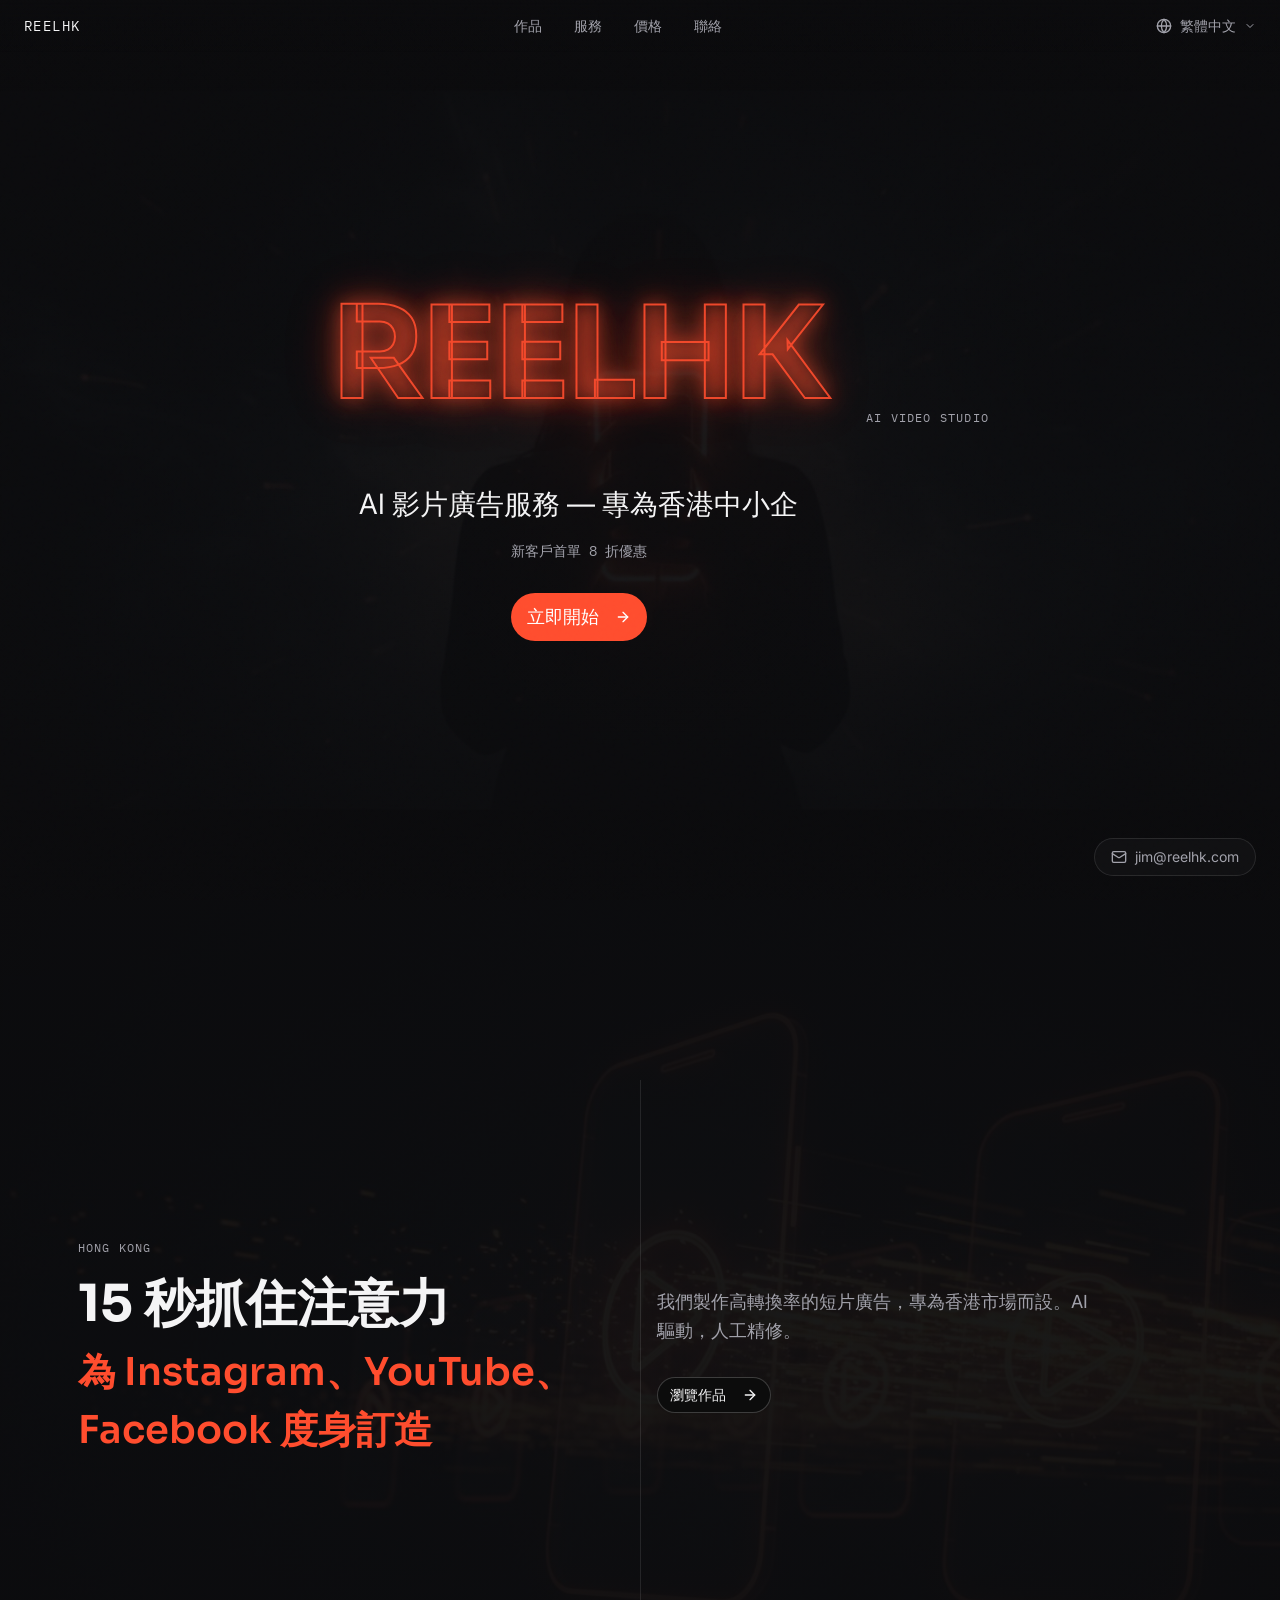
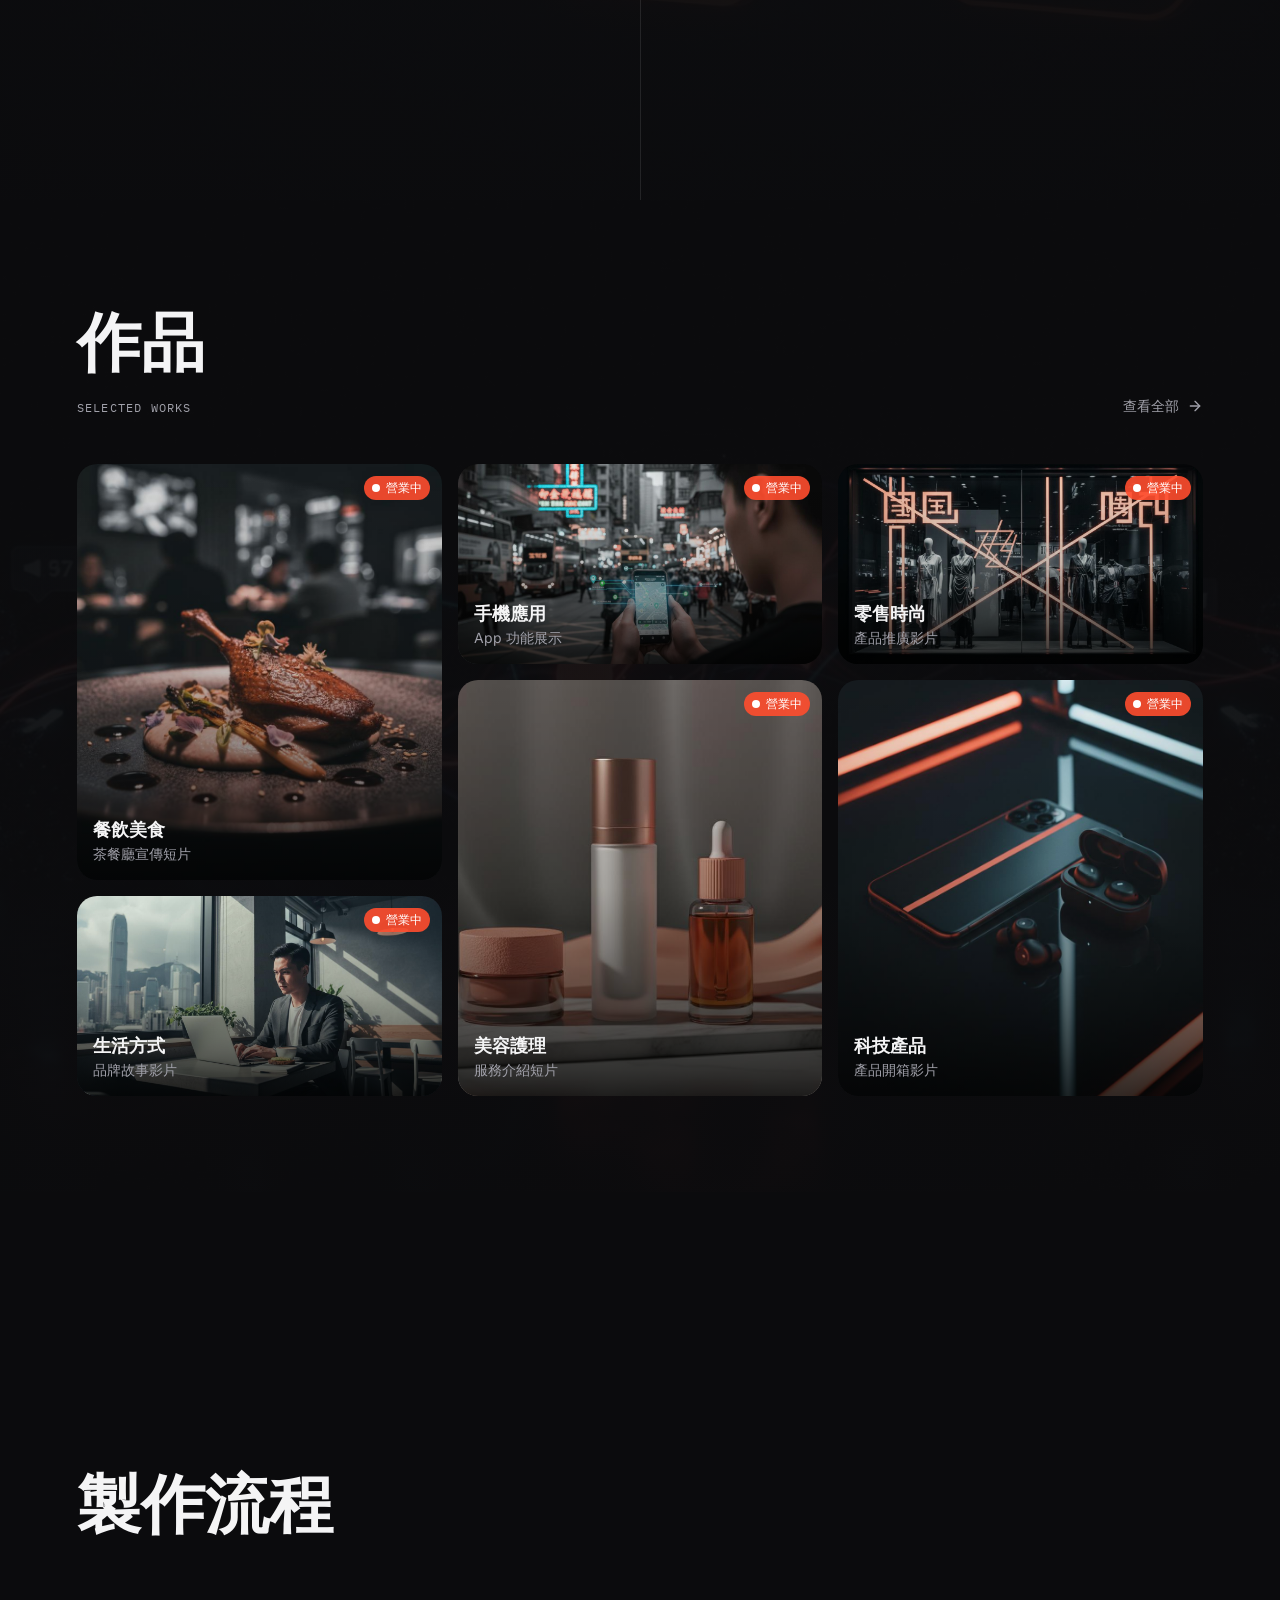
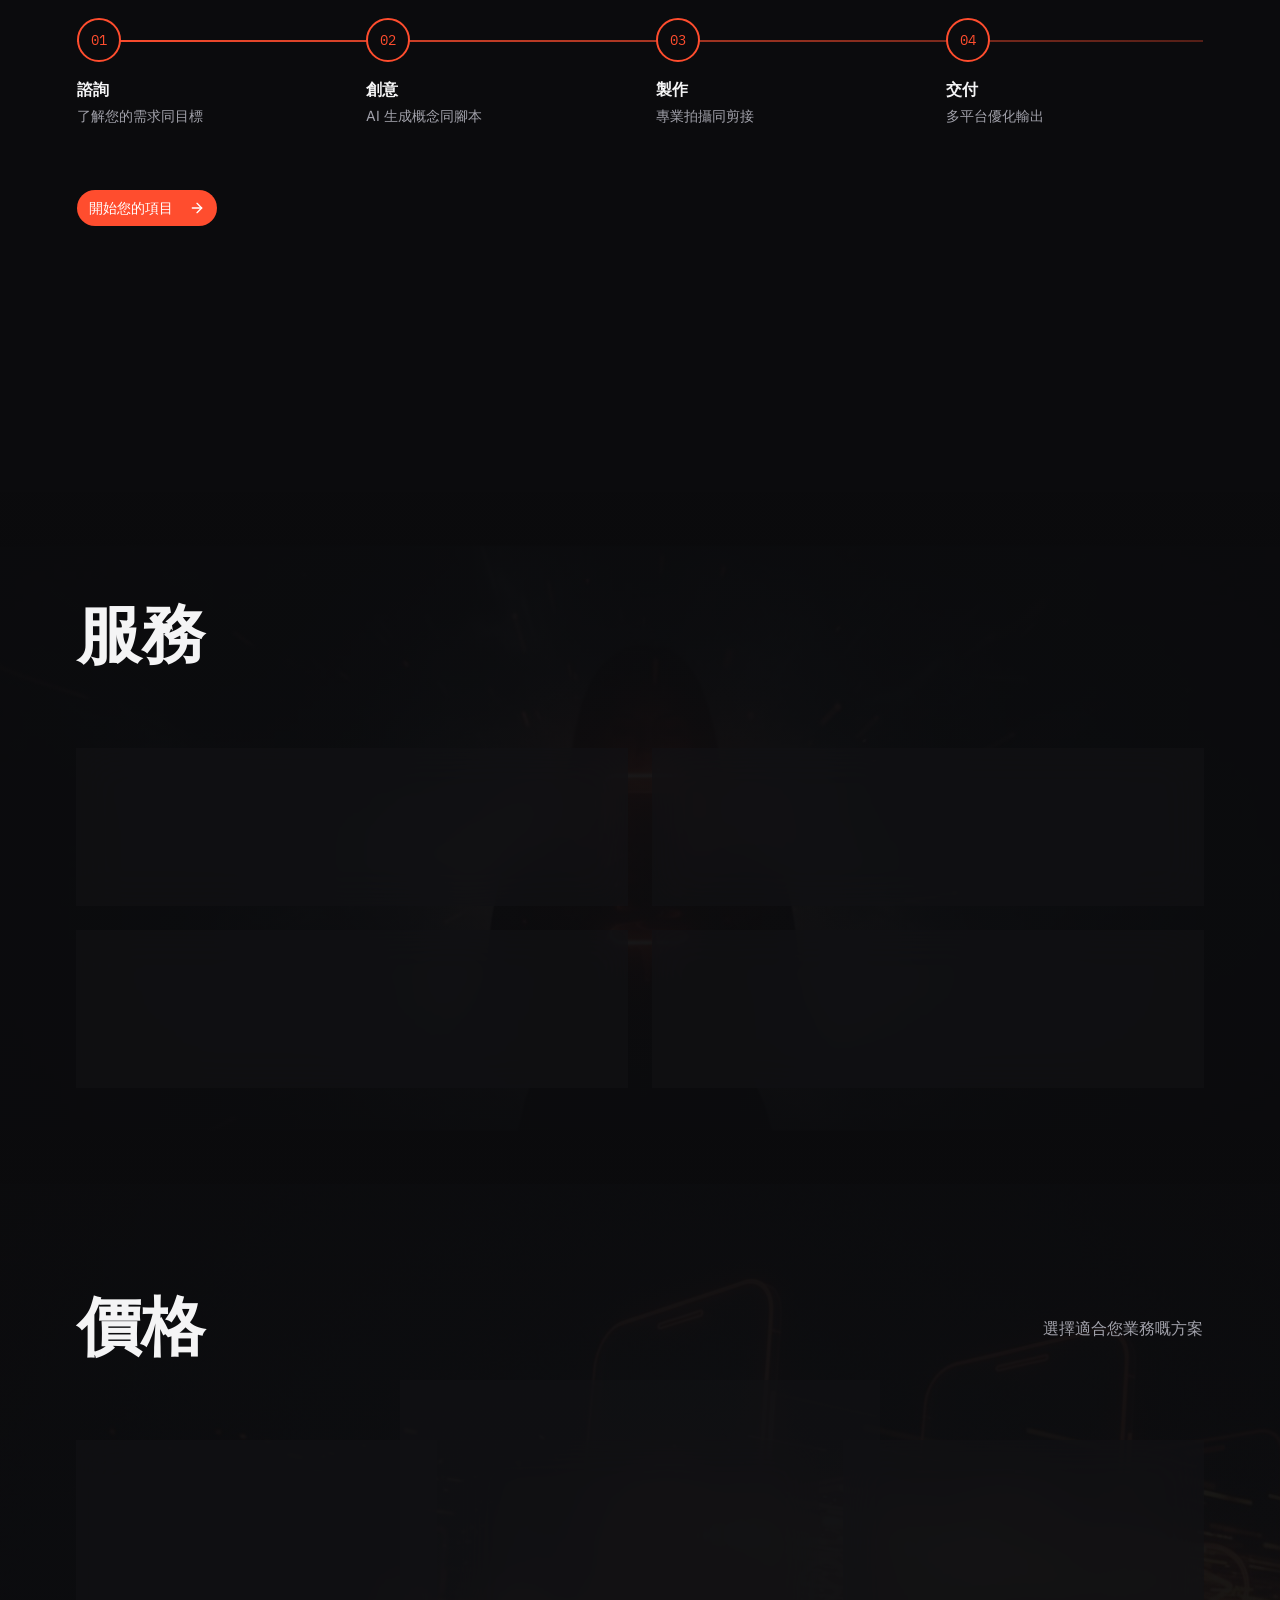
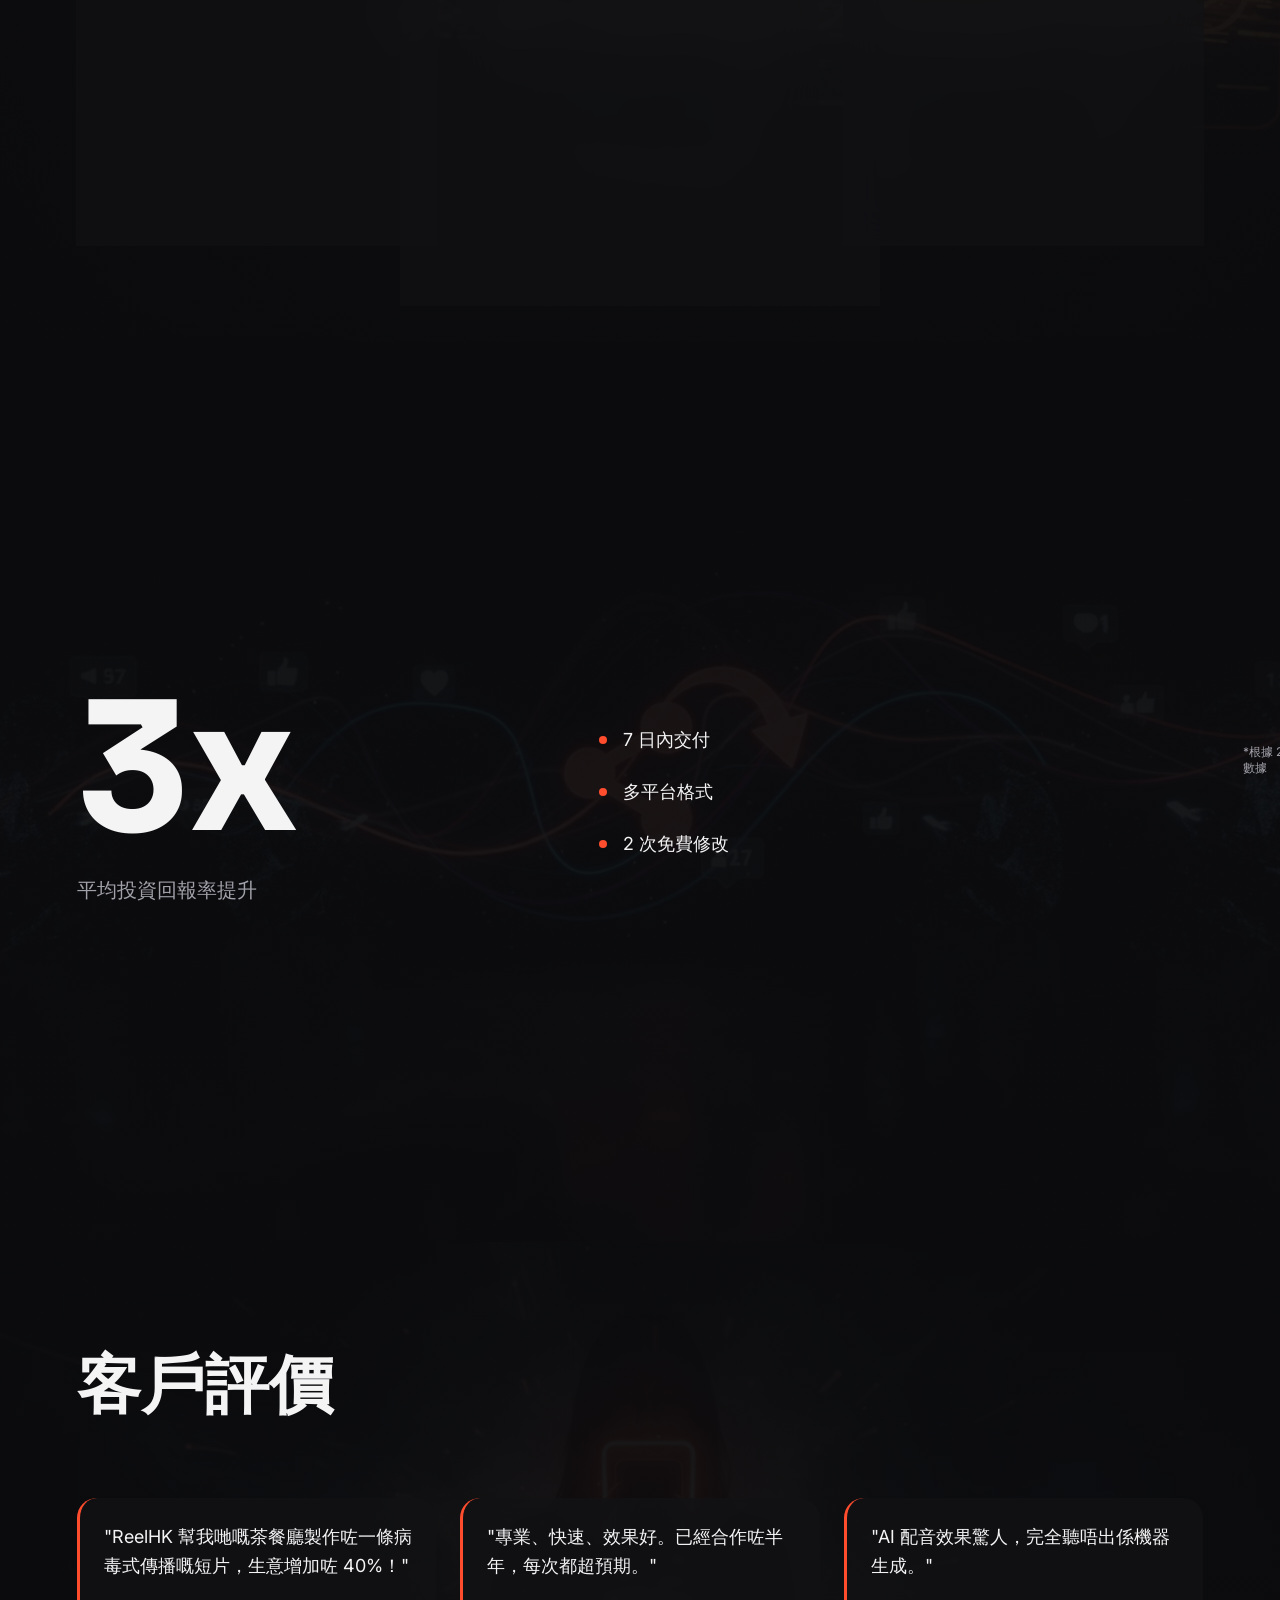
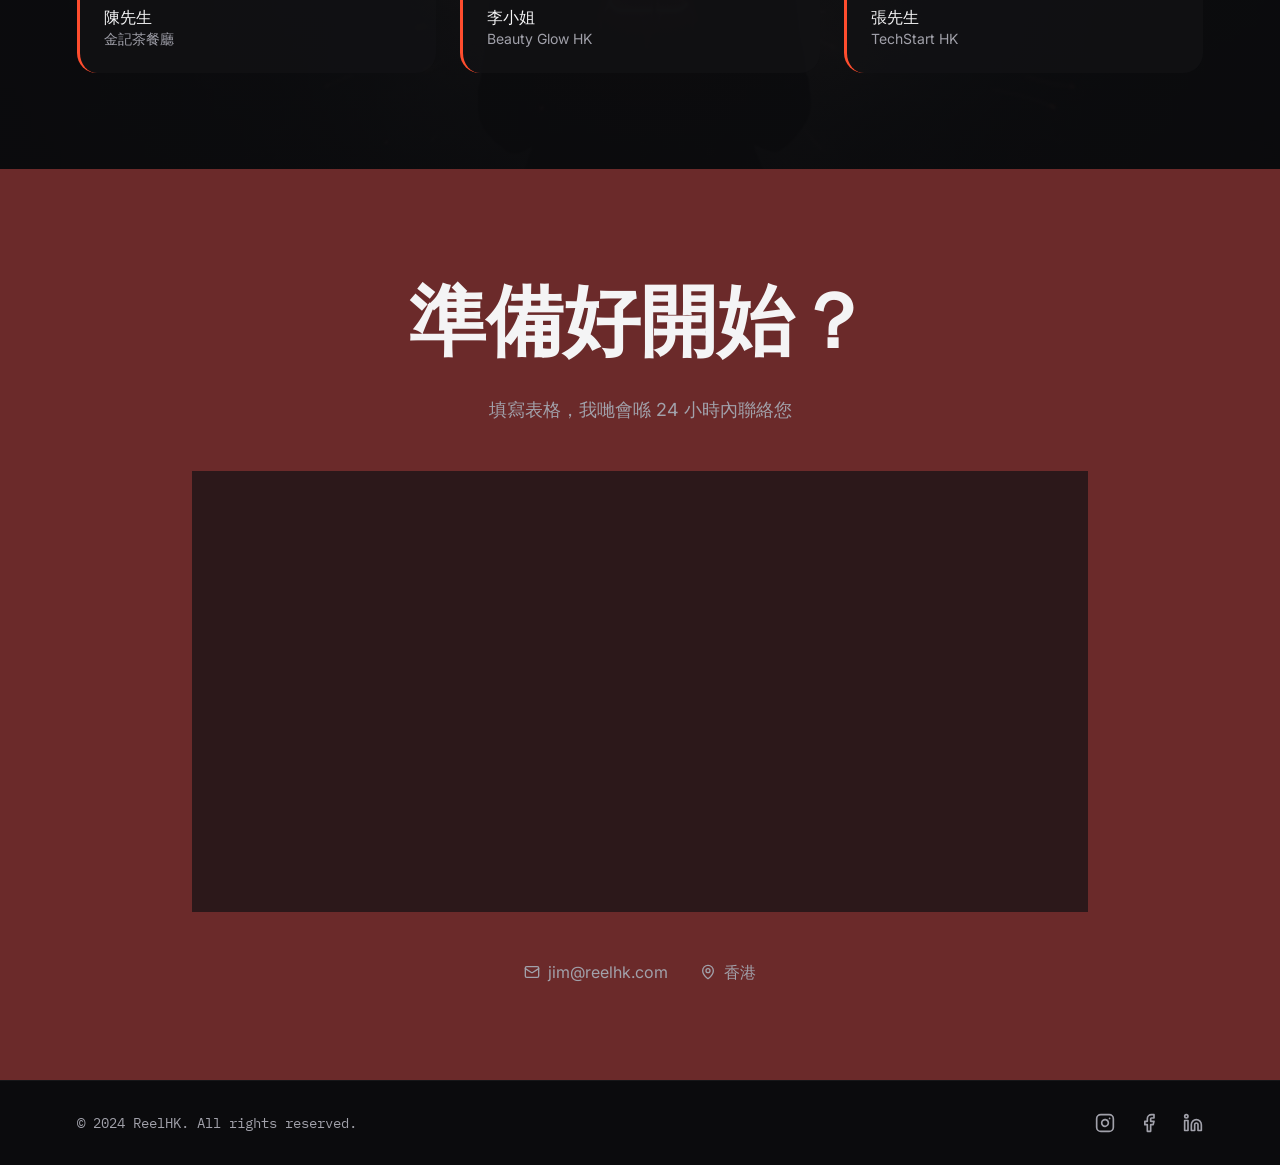
<file: index.html>
<!doctype html>
<html lang="en">
  <head>
    <meta charset="UTF-8" />
    <meta name="viewport" content="width=device-width, initial-scale=1.0" />
    <title>ReelHK</title>
    <link rel="icon" type="image/png" href="/favicon.png">
    <script type="module" crossorigin src="./assets/index-DE56Pd2R.js"></script>
    <link rel="stylesheet" crossorigin href="./assets/index-DgNIWs2U.css?v=3">
    <style>
      /* Lightbox styles */
      .reelhk-lightbox {
        display: none;
        position: fixed;
        top: 0;
        left: 0;
        width: 100%;
        height: 100%;
        background: rgba(0,0,0,0.95);
        z-index: 9999;
        align-items: center;
        justify-content: center;
        padding: 20px;
      }
      .reelhk-lightbox.active {
        display: flex;
      }
      .reelhk-overlay {
        position: absolute;
        top: 0;
        left: 0;
        width: 100%;
        height: 100%;
        z-index: 1;
      }
      .reelhk-lightbox-close {
        position: fixed;
        top: 20px;
        right: 20px;
        color: #fff;
        font-size: 48px;
        cursor: pointer;
        background: none;
        border: none;
        line-height: 1;
        z-index: 3;
        padding: 10px;
      }
      .reelhk-lightbox-close:hover {
        color: #ccc;
      }
      .reelhk-lightbox video {
        max-width: 90%;
        max-height: 80vh;
        border-radius: 12px;
        z-index: 2;
        position: relative;
      }
    </style>
  </head>
  <body>
    <div id="root"></div>
    
    <!-- Lightbox -->
    <div class="reelhk-lightbox" id="reelhkLightbox">
      <div class="reelhk-overlay" onclick="closeReelhkLightbox()"></div>
      <button class="reelhk-lightbox-close" onclick="closeReelhkLightbox()">&times;</button>
      <video id="reelhkVideo" controls autoplay></video>
    </div>

    <script>
      // Image filename to video mapping
      const imageToVideo = {
        'work-app': 'work_app1.mp4',
        'work-beauty': 'work_skincare.mp4', 
        'work-lifestyle': 'work_lifestyle.mp4',
        'work-retail': 'work_fashion.mp4',
        'work-tech': 'work_tech.mp4',
        'work-fnb': 'work_food.mp4'
      };

      const lightbox = document.getElementById('reelhkLightbox');
      const videoPlayer = document.getElementById('reelhkVideo');

      function openReelhkLightbox(videoSrc) {
        console.log('Opening video:', videoSrc);
        videoPlayer.src = videoSrc;
        lightbox.classList.add('active');
        document.body.style.overflow = 'hidden';
      }

      function closeReelhkLightbox() {
        console.log('Closing lightbox');
        lightbox.classList.remove('active');
        videoPlayer.pause();
        videoPlayer.src = '';
        document.body.style.overflow = '';
      }

      // Close on ESC key
      document.addEventListener('keydown', (e) => {
        if (e.key === 'Escape') closeReelhkLightbox();
      });

      // Find video based on image src or nearby text
      function findVideoForCard(img) {
        const src = img.src || '';
        const alt = img.alt || '';
        
        // Check image filename first
        for (const [key, video] of Object.entries(imageToVideo)) {
          if (src.includes(key) || alt.includes(key)) {
            return video;
          }
        }
        
        // Check parent elements for text clues
        let el = img.parentElement;
        for (let i = 0; i < 5 && el; i++) {
          const text = (el.innerText || el.textContent || '').toLowerCase();
          
          if (text.includes('餐飲') || text.includes('美食') || text.includes('fnb') || text.includes('food')) {
            return 'work_food.mp4';
          }
          if (text.includes('手機') || text.includes('app')) {
            return 'work_app1.mp4';
          }
          if (text.includes('零售') || text.includes('時尚') || text.includes('fashion')) {
            return 'work_fashion.mp4';
          }
          if (text.includes('生活') || text.includes('lifestyle')) {
            return 'work_lifestyle.mp4';
          }
          if (text.includes('美容') || text.includes('護理') || text.includes('beauty') || text.includes('skincare')) {
            return 'work_skincare.mp4';
          }
          if (text.includes('科技') || text.includes('產品') || text.includes('tech')) {
            return 'work_tech.mp4';
          }
          
          el = el.parentElement;
        }
        
        return null;
      }

      // Add click handlers
      function addClickHandlers() {
        const images = document.querySelectorAll('img');
        
        images.forEach(img => {
          if (img.dataset.reelhkHandled) return;
          
          const video = findVideoForCard(img);
          if (!video) return;
          
          // Find clickable container
          let container = img;
          let parent = img.parentElement;
          for (let i = 0; i < 3 && parent; i++) {
            const rect = parent.getBoundingClientRect();
            if (rect.width > 150 && rect.height > 100) {
              container = parent;
              break;
            }
            parent = parent.parentElement;
          }
          
          if (container.dataset.reelhkHandled) return;
          
          container.style.cursor = 'pointer';
          container.addEventListener('click', (e) => {
            if (e.target.tagName === 'A' || e.target.tagName === 'BUTTON') return;
            e.preventDefault();
            e.stopPropagation();
            console.log('Playing:', video);
            openReelhkLightbox(video);
          });
          
          container.dataset.reelhkHandled = 'true';
          img.dataset.reelhkHandled = 'true';
          console.log('Handler added:', video);
        });
      }

      // Initialize
      function init() {
        addClickHandlers();
        setTimeout(addClickHandlers, 1000);
        setTimeout(addClickHandlers, 2500);
      }

      if (document.readyState === 'loading') {
        document.addEventListener('DOMContentLoaded', init);
      } else {
        init();
      }

      // Watch for DOM changes
      new MutationObserver(() => addClickHandlers()).observe(document.body, { 
        childList: true, 
        subtree: true 
      });

      // Simple text replacement for AI Production
      function replaceText() {
        const walker = document.createTreeWalker(document.body, NodeFilter.SHOW_TEXT, null, false);
        let node;
        while (node = walker.nextNode()) {
          // Traditional Chinese
          if (node.textContent.includes('無限修改')) {
            node.textContent = node.textContent.replace(/無限修改/g, 'AI 無界創作');
          }
          if (node.textContent.includes('修改到滿意為止，確保質素')) {
            node.textContent = node.textContent.replace(/修改到滿意為止，確保質素/g, '想像即現實，品質即承諾');
          }
          // Simplified Chinese
          if (node.textContent.includes('无限修改')) {
            node.textContent = node.textContent.replace(/无限修改/g, 'AI 无界创作');
          }
          if (node.textContent.includes('修改到满意为止，确保质素')) {
            node.textContent = node.textContent.replace(/修改到满意为止，确保质素/g, '想象即现实，品质即承诺');
          }
          // English
          if (node.textContent.includes('Unlimited Edits') || node.textContent.includes('Unlimited Revisions')) {
            node.textContent = node.textContent.replace(/Unlimited Edits|Unlimited Revisions/g, 'AI Production');
          }
          if (node.textContent.includes('Revisions until you are satisfied')) {
            node.textContent = node.textContent.replace(/Revisions until you are satisfied/g, 'Where imagination meets reality');
          }
        }
      }
      
      setInterval(replaceText, 500);
      setTimeout(replaceText, 500);
    </script>
  </body>
</html>
</file>
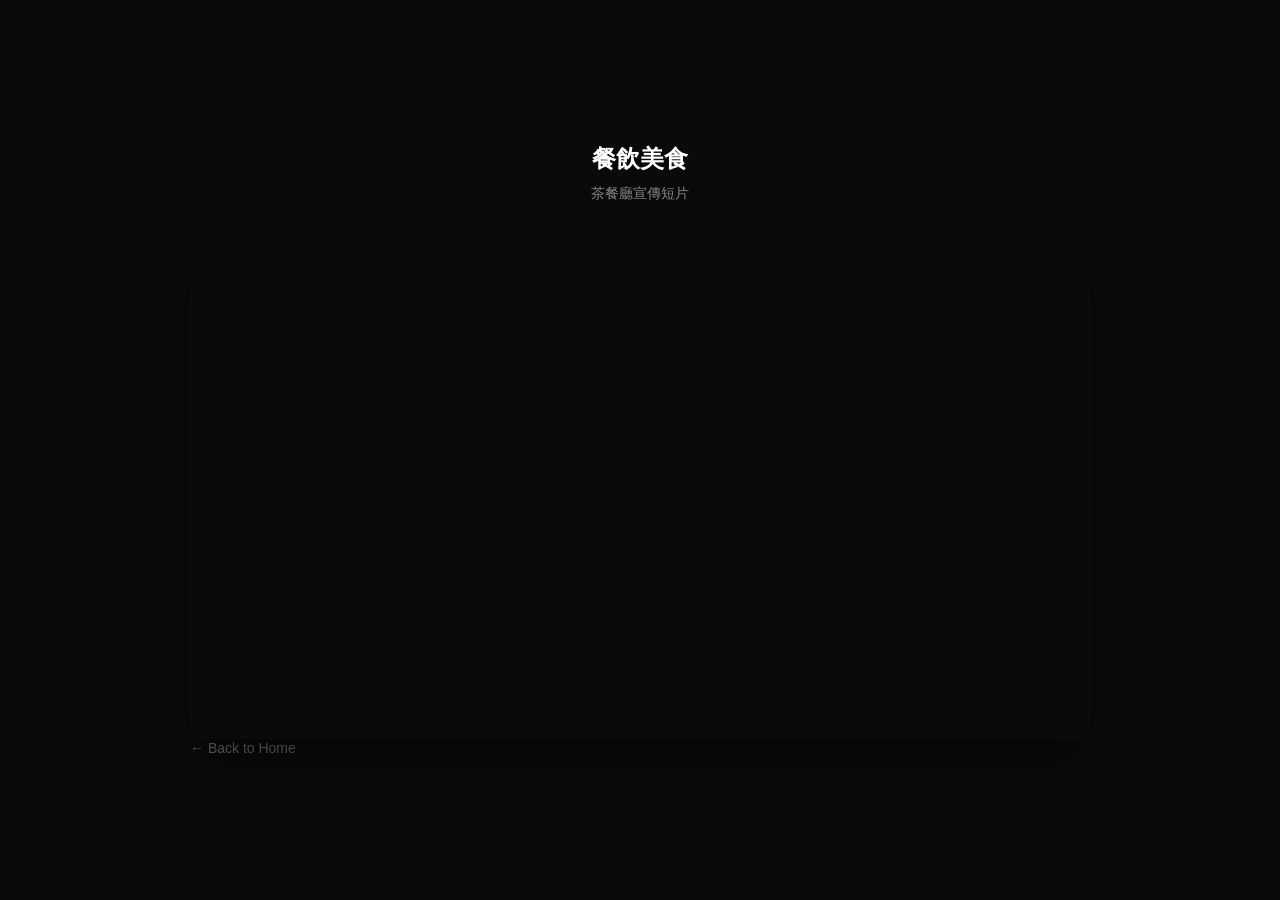
<file: work-fnb.html>
<!DOCTYPE html>
<html lang="zh-HK">
<head>
    <meta charset="UTF-8">
    <meta name="viewport" content="width=device-width, initial-scale=1.0">
    <title>ReelHK - 餐飲美食</title>
    <link rel="icon" type="image/jpeg" href="/favicon.jpg">
    <style>
        * {
            margin: 0;
            padding: 0;
            box-sizing: border-box;
        }
        body {
            background: #0a0a0a;
            font-family: -apple-system, BlinkMacSystemFont, 'Segoe UI', Roboto, sans-serif;
            min-height: 100vh;
            display: flex;
            flex-direction: column;
            align-items: center;
            justify-content: center;
            padding: 20px;
        }
        .container {
            width: 100%;
            max-width: 900px;
        }
        h1 {
            color: #fff;
            font-size: 24px;
            margin-bottom: 10px;
            text-align: center;
        }
        .subtitle {
            color: #888;
            font-size: 14px;
            text-align: center;
            margin-bottom: 30px;
        }
        .video-wrapper {
            position: relative;
            padding-bottom: 56.25%;
            height: 0;
            overflow: hidden;
            border-radius: 12px;
            box-shadow: 0 20px 60px rgba(0,0,0,0.5);
        }
        .video-wrapper iframe {
            position: absolute;
            top: 0;
            left: 0;
            width: 100%;
            height: 100%;
            border: none;
        }
        .back-link {
            margin-top: 30px;
            color: #666;
            text-decoration: none;
            font-size: 14px;
            transition: color 0.3s;
        }
        .back-link:hover {
            color: #fff;
        }
    </style>
</head>
<body>
    <div class="container">
        <h1>餐飲美食</h1>
        <p class="subtitle">茶餐廳宣傳短片</p>
        
        <div class="video-wrapper">
            <iframe src="https://player.vimeo.com/video/1163659893?title=0&byline=0&portrait=0&badge=0&autopause=0&player_id=0&app_id=58479" 
                    frameborder="0" 
                    allow="autoplay; fullscreen; picture-in-picture; clipboard-write; encrypted-media" 
                    title="餐飲美食宣傳片">
            </iframe>
        </div>
        
        <a href="/" class="back-link">← Back to Home</a>
    </div>
    
    <script src="https://player.vimeo.com/api/player.js"></script>
</body>
</html>
</file>
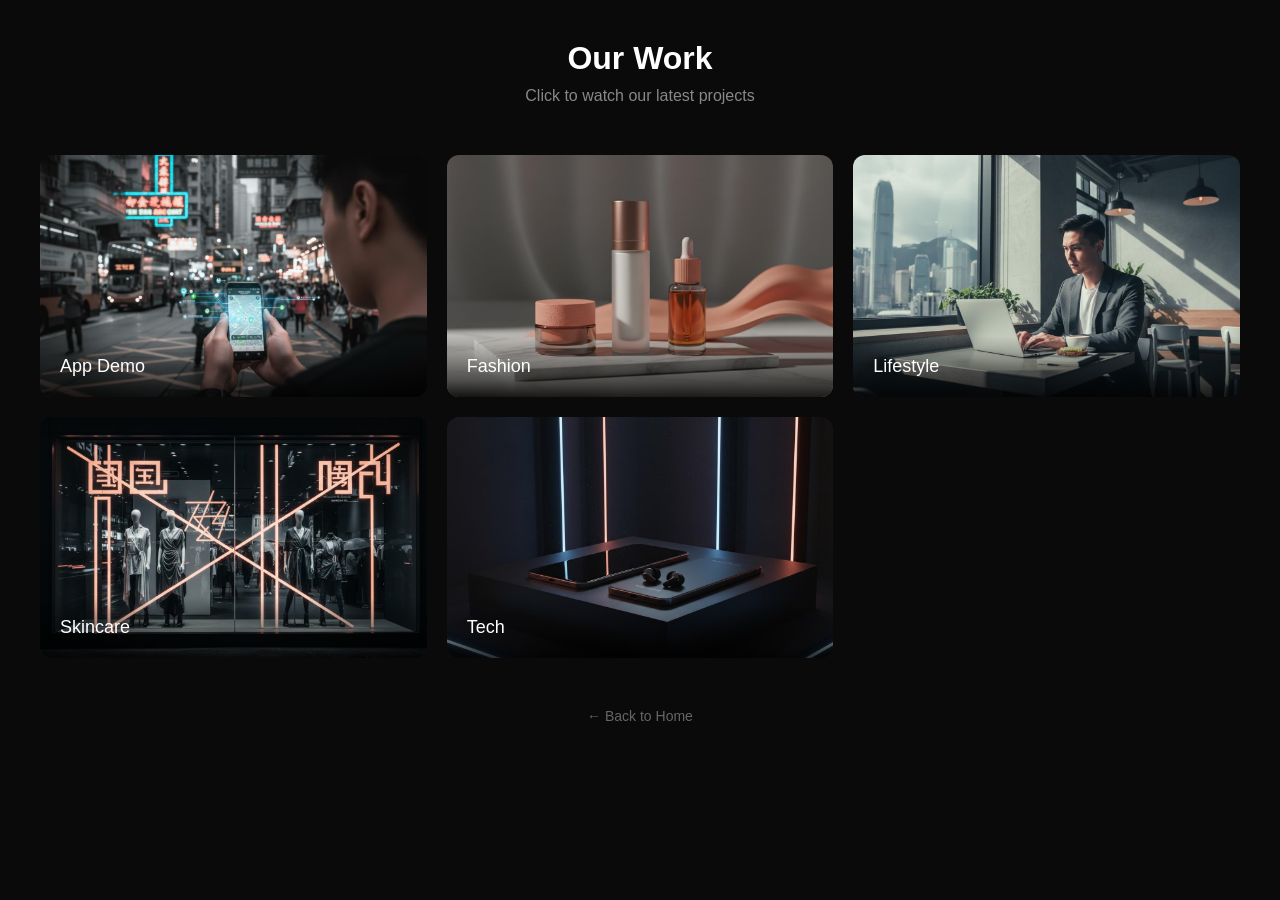
<file: works.html>
<!DOCTYPE html>
<html lang="zh-HK">
<head>
    <meta charset="UTF-8">
    <meta name="viewport" content="width=device-width, initial-scale=1.0">
    <title>ReelHK - Our Work</title>
    <link rel="icon" type="image/png" href="/favicon.png">
    <style>
        * {
            margin: 0;
            padding: 0;
            box-sizing: border-box;
        }
        body {
            background: #0a0a0a;
            font-family: -apple-system, BlinkMacSystemFont, 'Segoe UI', Roboto, sans-serif;
            min-height: 100vh;
            padding: 40px 20px;
        }
        .header {
            text-align: center;
            margin-bottom: 50px;
        }
        h1 {
            color: #fff;
            font-size: 32px;
            margin-bottom: 10px;
        }
        .subtitle {
            color: #888;
            font-size: 16px;
        }
        .gallery {
            display: grid;
            grid-template-columns: repeat(auto-fit, minmax(300px, 1fr));
            gap: 20px;
            max-width: 1200px;
            margin: 0 auto;
        }
        .gallery-item {
            position: relative;
            aspect-ratio: 16/10;
            border-radius: 12px;
            overflow: hidden;
            cursor: pointer;
            transition: transform 0.3s;
        }
        .gallery-item:hover {
            transform: scale(1.02);
        }
        .gallery-item img {
            width: 100%;
            height: 100%;
            object-fit: cover;
        }
        .play-icon {
            position: absolute;
            top: 50%;
            left: 50%;
            transform: translate(-50%, -50%);
            width: 60px;
            height: 60px;
            background: rgba(255,255,255,0.9);
            border-radius: 50%;
            display: flex;
            align-items: center;
            justify-content: center;
            opacity: 0;
            transition: opacity 0.3s;
        }
        .play-icon::after {
            content: '';
            width: 0;
            height: 0;
            border-left: 18px solid #0a0a0a;
            border-top: 12px solid transparent;
            border-bottom: 12px solid transparent;
            margin-left: 4px;
        }
        .gallery-item:hover .play-icon {
            opacity: 1;
        }
        .item-title {
            position: absolute;
            bottom: 0;
            left: 0;
            right: 0;
            padding: 20px;
            background: linear-gradient(transparent, rgba(0,0,0,0.8));
            color: #fff;
            font-size: 18px;
        }
        
        /* Lightbox */
        .lightbox {
            display: none;
            position: fixed;
            top: 0;
            left: 0;
            width: 100%;
            height: 100%;
            background: rgba(0,0,0,0.95);
            z-index: 1000;
            align-items: center;
            justify-content: center;
            padding: 20px;
        }
        .lightbox.active {
            display: flex;
        }
        .lightbox-content {
            position: relative;
            max-width: 1000px;
            width: 100%;
        }
        .lightbox-close {
            position: absolute;
            top: -50px;
            right: 0;
            color: #fff;
            font-size: 36px;
            cursor: pointer;
            background: none;
            border: none;
            line-height: 1;
        }
        .lightbox-close:hover {
            color: #ccc;
        }
        .lightbox-video {
            width: 100%;
            border-radius: 12px;
        }
        .back-link {
            display: block;
            text-align: center;
            margin-top: 50px;
            color: #666;
            text-decoration: none;
            font-size: 14px;
            transition: color 0.3s;
        }
        .back-link:hover {
            color: #fff;
        }
    </style>
</head>
<body>
    <div class="header">
        <h1>Our Work</h1>
        <p class="subtitle">Click to watch our latest projects</p>
    </div>
    
    <div class="gallery">
        <div class="gallery-item" data-video="work_app1.mp4">
            <img src="work-app.jpg" alt="App Demo">
            <div class="play-icon"></div>
            <div class="item-title">App Demo</div>
        </div>
        
        <div class="gallery-item" data-video="work_fashion.mp4">
            <img src="work-beauty.jpg" alt="Fashion">
            <div class="play-icon"></div>
            <div class="item-title">Fashion</div>
        </div>
        
        <div class="gallery-item" data-video="work_lifestyle.mp4">
            <img src="work-lifestyle.jpg" alt="Lifestyle">
            <div class="play-icon"></div>
            <div class="item-title">Lifestyle</div>
        </div>
        
        <div class="gallery-item" data-video="work_skincare.mp4">
            <img src="work-retail.jpg" alt="Skincare">
            <div class="play-icon"></div>
            <div class="item-title">Skincare</div>
        </div>
        
        <div class="gallery-item" data-video="work_tech.mp4">
            <img src="work-tech.jpg" alt="Tech">
            <div class="play-icon"></div>
            <div class="item-title">Tech</div>
        </div>
    </div>
    
    <!-- Lightbox -->
    <div class="lightbox" id="lightbox">
        <div class="lightbox-content">
            <button class="lightbox-close">&times;</button>
            <video class="lightbox-video" controls autoplay>
                <source src="" type="video/mp4">
            </video>
        </div>
    </div>
    
    <a href="/" class="back-link">← Back to Home</a>
    
    <script>
        const galleryItems = document.querySelectorAll('.gallery-item');
        const lightbox = document.getElementById('lightbox');
        const lightboxVideo = lightbox.querySelector('video');
        const lightboxClose = lightbox.querySelector('.lightbox-close');
        
        galleryItems.forEach(item => {
            item.addEventListener('click', () => {
                const videoSrc = item.getAttribute('data-video');
                lightboxVideo.src = videoSrc;
                lightbox.classList.add('active');
            });
        });
        
        lightboxClose.addEventListener('click', closeLightbox);
        lightbox.addEventListener('click', (e) => {
            if (e.target === lightbox) closeLightbox();
        });
        
        function closeLightbox() {
            lightbox.classList.remove('active');
            lightboxVideo.pause();
            lightboxVideo.src = '';
        }
        
        document.addEventListener('keydown', (e) => {
            if (e.key === 'Escape') closeLightbox();
        });
    </script>
</body>
</html>
</file>
<file: assets/index-DgNIWs2U.css>
@import"https://fonts.googleapis.com/css2?family=Sora:wght@400;500;600;700;800&family=Inter:wght@400;500;600&family=IBM+Plex+Mono:wght@400;500&display=swap";*,:before,:after{--tw-border-spacing-x: 0;--tw-border-spacing-y: 0;--tw-translate-x: 0;--tw-translate-y: 0;--tw-rotate: 0;--tw-skew-x: 0;--tw-skew-y: 0;--tw-scale-x: 1;--tw-scale-y: 1;--tw-pan-x: ;--tw-pan-y: ;--tw-pinch-zoom: ;--tw-scroll-snap-strictness: proximity;--tw-gradient-from-position: ;--tw-gradient-via-position: ;--tw-gradient-to-position: ;--tw-ordinal: ;--tw-slashed-zero: ;--tw-numeric-figure: ;--tw-numeric-spacing: ;--tw-numeric-fraction: ;--tw-ring-inset: ;--tw-ring-offset-width: 0px;--tw-ring-offset-color: #fff;--tw-ring-color: rgb(59 130 246 / .5);--tw-ring-offset-shadow: 0 0 #0000;--tw-ring-shadow: 0 0 #0000;--tw-shadow: 0 0 #0000;--tw-shadow-colored: 0 0 #0000;--tw-blur: ;--tw-brightness: ;--tw-contrast: ;--tw-grayscale: ;--tw-hue-rotate: ;--tw-invert: ;--tw-saturate: ;--tw-sepia: ;--tw-drop-shadow: ;--tw-backdrop-blur: ;--tw-backdrop-brightness: ;--tw-backdrop-contrast: ;--tw-backdrop-grayscale: ;--tw-backdrop-hue-rotate: ;--tw-backdrop-invert: ;--tw-backdrop-opacity: ;--tw-backdrop-saturate: ;--tw-backdrop-sepia: ;--tw-contain-size: ;--tw-contain-layout: ;--tw-contain-paint: ;--tw-contain-style: }::backdrop{--tw-border-spacing-x: 0;--tw-border-spacing-y: 0;--tw-translate-x: 0;--tw-translate-y: 0;--tw-rotate: 0;--tw-skew-x: 0;--tw-skew-y: 0;--tw-scale-x: 1;--tw-scale-y: 1;--tw-pan-x: ;--tw-pan-y: ;--tw-pinch-zoom: ;--tw-scroll-snap-strictness: proximity;--tw-gradient-from-position: ;--tw-gradient-via-position: ;--tw-gradient-to-position: ;--tw-ordinal: ;--tw-slashed-zero: ;--tw-numeric-figure: ;--tw-numeric-spacing: ;--tw-numeric-fraction: ;--tw-ring-inset: ;--tw-ring-offset-width: 0px;--tw-ring-offset-color: #fff;--tw-ring-color: rgb(59 130 246 / .5);--tw-ring-offset-shadow: 0 0 #0000;--tw-ring-shadow: 0 0 #0000;--tw-shadow: 0 0 #0000;--tw-shadow-colored: 0 0 #0000;--tw-blur: ;--tw-brightness: ;--tw-contrast: ;--tw-grayscale: ;--tw-hue-rotate: ;--tw-invert: ;--tw-saturate: ;--tw-sepia: ;--tw-drop-shadow: ;--tw-backdrop-blur: ;--tw-backdrop-brightness: ;--tw-backdrop-contrast: ;--tw-backdrop-grayscale: ;--tw-backdrop-hue-rotate: ;--tw-backdrop-invert: ;--tw-backdrop-opacity: ;--tw-backdrop-saturate: ;--tw-backdrop-sepia: ;--tw-contain-size: ;--tw-contain-layout: ;--tw-contain-paint: ;--tw-contain-style: }*,:before,:after{box-sizing:border-box;border-width:0;border-style:solid;border-color:#e5e7eb}:before,:after{--tw-content: ""}html,:host{line-height:1.5;-webkit-text-size-adjust:100%;-moz-tab-size:4;-o-tab-size:4;tab-size:4;font-family:ui-sans-serif,system-ui,sans-serif,"Apple Color Emoji","Segoe UI Emoji",Segoe UI Symbol,"Noto Color Emoji";font-feature-settings:normal;font-variation-settings:normal;-webkit-tap-highlight-color:transparent}body{margin:0;line-height:inherit}hr{height:0;color:inherit;border-top-width:1px}abbr:where([title]){-webkit-text-decoration:underline dotted;text-decoration:underline dotted}h1,h2,h3,h4,h5,h6{font-size:inherit;font-weight:inherit}a{color:inherit;text-decoration:inherit}b,strong{font-weight:bolder}code,kbd,samp,pre{font-family:ui-monospace,SFMono-Regular,Menlo,Monaco,Consolas,Liberation Mono,Courier New,monospace;font-feature-settings:normal;font-variation-settings:normal;font-size:1em}small{font-size:80%}sub,sup{font-size:75%;line-height:0;position:relative;vertical-align:baseline}sub{bottom:-.25em}sup{top:-.5em}table{text-indent:0;border-color:inherit;border-collapse:collapse}button,input,optgroup,select,textarea{font-family:inherit;font-feature-settings:inherit;font-variation-settings:inherit;font-size:100%;font-weight:inherit;line-height:inherit;letter-spacing:inherit;color:inherit;margin:0;padding:0}button,select{text-transform:none}button,input:where([type=button]),input:where([type=reset]),input:where([type=submit]){-webkit-appearance:button;background-color:transparent;background-image:none}:-moz-focusring{outline:auto}:-moz-ui-invalid{box-shadow:none}progress{vertical-align:baseline}::-webkit-inner-spin-button,::-webkit-outer-spin-button{height:auto}[type=search]{-webkit-appearance:textfield;outline-offset:-2px}::-webkit-search-decoration{-webkit-appearance:none}::-webkit-file-upload-button{-webkit-appearance:button;font:inherit}summary{display:list-item}blockquote,dl,dd,h1,h2,h3,h4,h5,h6,hr,figure,p,pre{margin:0}fieldset{margin:0;padding:0}legend{padding:0}ol,ul,menu{list-style:none;margin:0;padding:0}dialog{padding:0}textarea{resize:vertical}input::-moz-placeholder,textarea::-moz-placeholder{opacity:1;color:#9ca3af}input::placeholder,textarea::placeholder{opacity:1;color:#9ca3af}button,[role=button]{cursor:pointer}:disabled{cursor:default}img,svg,video,canvas,audio,iframe,embed,object{display:block;vertical-align:middle}img,video{max-width:100%;height:auto}[hidden]:where(:not([hidden=until-found])){display:none}:root{--background: 0 0% 4.7%;--foreground: 240 5% 96%;--card: 240 4% 7%;--card-foreground: 240 5% 96%;--popover: 240 4% 7%;--popover-foreground: 240 5% 96%;--primary: 11 100% 59%;--primary-foreground: 0 0% 100%;--secondary: 240 4% 12%;--secondary-foreground: 240 5% 96%;--muted: 240 4% 16%;--muted-foreground: 240 4% 64%;--accent: 11 100% 59%;--accent-foreground: 0 0% 100%;--destructive: 0 84% 60%;--destructive-foreground: 0 0% 98%;--border: 240 4% 18%;--input: 240 4% 18%;--ring: 11 100% 59%;--radius: 1rem}*{border-color:hsl(var(--border))}html{scroll-behavior:smooth}body{background-color:hsl(var(--background));color:hsl(var(--foreground));-webkit-font-smoothing:antialiased;-moz-osx-font-smoothing:grayscale;font-family:Inter,sans-serif;overflow-x:hidden}.sr-only{position:absolute;width:1px;height:1px;padding:0;margin:-1px;overflow:hidden;clip:rect(0,0,0,0);white-space:nowrap;border-width:0}.pointer-events-none{pointer-events:none}.visible{visibility:visible}.invisible{visibility:hidden}.fixed{position:fixed}.absolute{position:absolute}.relative{position:relative}.inset-0{inset:0}.inset-x-0{left:0;right:0}.inset-y-0{top:0;bottom:0}.-bottom-12{bottom:-3rem}.-left-12{left:-3rem}.-right-12{right:-3rem}.-top-12{top:-3rem}.bottom-0{bottom:0}.bottom-6{bottom:1.5rem}.bottom-8{bottom:2rem}.left-0{left:0}.left-1\/2{left:50%}.left-2{left:.5rem}.left-6{left:1.5rem}.left-\[50\%\]{left:50%}.left-\[6vw\]{left:6vw}.right-0{right:0}.right-1{right:.25rem}.right-2{right:.5rem}.right-3{right:.75rem}.right-4{right:1rem}.right-6{right:1.5rem}.top-0{top:0}.top-1\.5{top:.375rem}.top-1\/2{top:50%}.top-3{top:.75rem}.top-3\.5{top:.875rem}.top-4{top:1rem}.top-\[10vh\]{top:10vh}.top-\[1px\]{top:1px}.top-\[22px\]{top:22px}.top-\[50\%\]{top:50%}.top-\[60\%\]{top:60%}.top-full{top:100%}.isolate{isolation:isolate}.z-10{z-index:10}.z-20{z-index:20}.z-30{z-index:30}.z-40{z-index:40}.z-50{z-index:50}.z-\[100\]{z-index:100}.z-\[1\]{z-index:1}.order-first{order:-9999}.order-last{order:9999}.col-start-2{grid-column-start:2}.row-span-2{grid-row:span 2 / span 2}.row-start-1{grid-row-start:1}.\!m-0{margin:0!important}.-mx-1{margin-left:-.25rem;margin-right:-.25rem}.-my-2{margin-top:-.5rem;margin-bottom:-.5rem}.mx-2{margin-left:.5rem;margin-right:.5rem}.mx-3\.5{margin-left:.875rem;margin-right:.875rem}.mx-4{margin-left:1rem;margin-right:1rem}.mx-auto{margin-left:auto;margin-right:auto}.my-0{margin-top:0;margin-bottom:0}.my-0\.5{margin-top:.125rem;margin-bottom:.125rem}.my-1{margin-top:.25rem;margin-bottom:.25rem}.-ml-4{margin-left:-1rem}.-mt-4{margin-top:-1rem}.mb-1{margin-bottom:.25rem}.mb-12{margin-bottom:3rem}.mb-16{margin-bottom:4rem}.mb-2{margin-bottom:.5rem}.mb-3{margin-bottom:.75rem}.mb-4{margin-bottom:1rem}.mb-6{margin-bottom:1.5rem}.mb-8{margin-bottom:2rem}.ml-1{margin-left:.25rem}.ml-2{margin-left:.5rem}.ml-4{margin-left:1rem}.ml-auto{margin-left:auto}.mr-2{margin-right:.5rem}.mt-1\.5{margin-top:.375rem}.mt-12{margin-top:3rem}.mt-16{margin-top:4rem}.mt-2{margin-top:.5rem}.mt-4{margin-top:1rem}.mt-auto{margin-top:auto}.line-clamp-1{overflow:hidden;display:-webkit-box;-webkit-box-orient:vertical;-webkit-line-clamp:1}.line-clamp-2{overflow:hidden;display:-webkit-box;-webkit-box-orient:vertical;-webkit-line-clamp:2}.block{display:block}.flex{display:flex}.inline-flex{display:inline-flex}.table{display:table}.table-caption{display:table-caption}.table-cell{display:table-cell}.table-row{display:table-row}.grid{display:grid}.hidden{display:none}.aspect-square{aspect-ratio:1 / 1}.aspect-video{aspect-ratio:16 / 9}.size-10{width:2.5rem;height:2.5rem}.size-2{width:.5rem;height:.5rem}.size-2\.5{width:.625rem;height:.625rem}.size-3{width:.75rem;height:.75rem}.size-3\.5{width:.875rem;height:.875rem}.size-4{width:1rem;height:1rem}.size-6{width:1.5rem;height:1.5rem}.size-7{width:1.75rem;height:1.75rem}.size-8{width:2rem;height:2rem}.size-9{width:2.25rem;height:2.25rem}.size-auto{width:auto;height:auto}.size-full{width:100%;height:100%}.h-1\.5{height:.375rem}.h-10{height:2.5rem}.h-11{height:2.75rem}.h-12{height:3rem}.h-16{height:4rem}.h-2{height:.5rem}.h-2\.5{height:.625rem}.h-3{height:.75rem}.h-4{height:1rem}.h-5{height:1.25rem}.h-6{height:1.5rem}.h-7{height:1.75rem}.h-8{height:2rem}.h-9{height:2.25rem}.h-\[1\.15rem\]{height:1.15rem}.h-\[80vh\]{height:80vh}.h-\[calc\(100\%-1px\)\]{height:calc(100% - 1px)}.h-\[var\(--radix-navigation-menu-viewport-height\)\]{height:var(--radix-navigation-menu-viewport-height)}.h-\[var\(--radix-select-trigger-height\)\]{height:var(--radix-select-trigger-height)}.h-auto{height:auto}.h-full{height:100%}.h-px{height:1px}.h-svh{height:100svh}.max-h-\[300px\]{max-height:300px}.min-h-0{min-height:0px}.min-h-16{min-height:4rem}.min-h-4{min-height:1rem}.min-h-\[400px\]{min-height:400px}.min-h-screen{min-height:100vh}.min-h-svh{min-height:100svh}.w-0{width:0px}.w-1{width:.25rem}.w-11{width:2.75rem}.w-16{width:4rem}.w-2{width:.5rem}.w-2\.5{width:.625rem}.w-3{width:.75rem}.w-3\/4{width:75%}.w-4{width:1rem}.w-5{width:1.25rem}.w-64{width:16rem}.w-7{width:1.75rem}.w-72{width:18rem}.w-8{width:2rem}.w-9{width:2.25rem}.w-\[100px\]{width:100px}.w-auto{width:auto}.w-fit{width:-moz-fit-content;width:fit-content}.w-full{width:100%}.w-max{width:-moz-max-content;width:max-content}.w-px{width:1px}.min-w-0{min-width:0px}.min-w-10{min-width:2.5rem}.min-w-5{min-width:1.25rem}.min-w-8{min-width:2rem}.min-w-9{min-width:2.25rem}.min-w-\[12rem\]{min-width:12rem}.min-w-\[140px\]{min-width:140px}.min-w-\[8rem\]{min-width:8rem}.min-w-\[var\(--radix-select-trigger-width\)\]{min-width:var(--radix-select-trigger-width)}.max-w-4xl{max-width:56rem}.max-w-\[calc\(100\%-2rem\)\]{max-width:calc(100% - 2rem)}.max-w-max{max-width:-moz-max-content;max-width:max-content}.max-w-md{max-width:28rem}.max-w-sm{max-width:24rem}.flex-1{flex:1 1 0%}.flex-shrink-0,.shrink-0{flex-shrink:0}.grow{flex-grow:1}.grow-0{flex-grow:0}.basis-full{flex-basis:100%}.caption-bottom{caption-side:bottom}.border-collapse{border-collapse:collapse}.origin-top{transform-origin:top}.-translate-x-1\/2{--tw-translate-x: -50%;transform:translate(var(--tw-translate-x),var(--tw-translate-y)) rotate(var(--tw-rotate)) skew(var(--tw-skew-x)) skewY(var(--tw-skew-y)) scaleX(var(--tw-scale-x)) scaleY(var(--tw-scale-y))}.-translate-x-px{--tw-translate-x: -1px;transform:translate(var(--tw-translate-x),var(--tw-translate-y)) rotate(var(--tw-rotate)) skew(var(--tw-skew-x)) skewY(var(--tw-skew-y)) scaleX(var(--tw-scale-x)) scaleY(var(--tw-scale-y))}.-translate-y-1\/2{--tw-translate-y: -50%;transform:translate(var(--tw-translate-x),var(--tw-translate-y)) rotate(var(--tw-rotate)) skew(var(--tw-skew-x)) skewY(var(--tw-skew-y)) scaleX(var(--tw-scale-x)) scaleY(var(--tw-scale-y))}.translate-x-\[-50\%\]{--tw-translate-x: -50%;transform:translate(var(--tw-translate-x),var(--tw-translate-y)) rotate(var(--tw-rotate)) skew(var(--tw-skew-x)) skewY(var(--tw-skew-y)) scaleX(var(--tw-scale-x)) scaleY(var(--tw-scale-y))}.translate-x-px{--tw-translate-x: 1px;transform:translate(var(--tw-translate-x),var(--tw-translate-y)) rotate(var(--tw-rotate)) skew(var(--tw-skew-x)) skewY(var(--tw-skew-y)) scaleX(var(--tw-scale-x)) scaleY(var(--tw-scale-y))}.translate-y-0\.5{--tw-translate-y: .125rem;transform:translate(var(--tw-translate-x),var(--tw-translate-y)) rotate(var(--tw-rotate)) skew(var(--tw-skew-x)) skewY(var(--tw-skew-y)) scaleX(var(--tw-scale-x)) scaleY(var(--tw-scale-y))}.translate-y-\[-50\%\]{--tw-translate-y: -50%;transform:translate(var(--tw-translate-x),var(--tw-translate-y)) rotate(var(--tw-rotate)) skew(var(--tw-skew-x)) skewY(var(--tw-skew-y)) scaleX(var(--tw-scale-x)) scaleY(var(--tw-scale-y))}.translate-y-\[calc\(-50\%_-_2px\)\]{--tw-translate-y: calc(-50% - 2px) ;transform:translate(var(--tw-translate-x),var(--tw-translate-y)) rotate(var(--tw-rotate)) skew(var(--tw-skew-x)) skewY(var(--tw-skew-y)) scaleX(var(--tw-scale-x)) scaleY(var(--tw-scale-y))}.rotate-180{--tw-rotate: 180deg;transform:translate(var(--tw-translate-x),var(--tw-translate-y)) rotate(var(--tw-rotate)) skew(var(--tw-skew-x)) skewY(var(--tw-skew-y)) scaleX(var(--tw-scale-x)) scaleY(var(--tw-scale-y))}.rotate-45{--tw-rotate: 45deg;transform:translate(var(--tw-translate-x),var(--tw-translate-y)) rotate(var(--tw-rotate)) skew(var(--tw-skew-x)) skewY(var(--tw-skew-y)) scaleX(var(--tw-scale-x)) scaleY(var(--tw-scale-y))}.rotate-90{--tw-rotate: 90deg;transform:translate(var(--tw-translate-x),var(--tw-translate-y)) rotate(var(--tw-rotate)) skew(var(--tw-skew-x)) skewY(var(--tw-skew-y)) scaleX(var(--tw-scale-x)) scaleY(var(--tw-scale-y))}.scale-75{--tw-scale-x: .75;--tw-scale-y: .75;transform:translate(var(--tw-translate-x),var(--tw-translate-y)) rotate(var(--tw-rotate)) skew(var(--tw-skew-x)) skewY(var(--tw-skew-y)) scaleX(var(--tw-scale-x)) scaleY(var(--tw-scale-y))}.transform{transform:translate(var(--tw-translate-x),var(--tw-translate-y)) rotate(var(--tw-rotate)) skew(var(--tw-skew-x)) skewY(var(--tw-skew-y)) scaleX(var(--tw-scale-x)) scaleY(var(--tw-scale-y))}@keyframes caret-blink{0%,70%,to{opacity:1}20%,50%{opacity:0}}.animate-caret-blink{animation:caret-blink 1.25s ease-out infinite}@keyframes pulse{50%{opacity:.5}}.animate-pulse{animation:pulse 2s cubic-bezier(.4,0,.6,1) infinite}@keyframes spin{to{transform:rotate(360deg)}}.animate-spin{animation:spin 1s linear infinite}.cursor-default{cursor:default}.cursor-pointer{cursor:pointer}.cursor-text{cursor:text}.touch-none{touch-action:none}.select-none{-webkit-user-select:none;-moz-user-select:none;user-select:none}.resize-none{resize:none}.scroll-my-1{scroll-margin-top:.25rem;scroll-margin-bottom:.25rem}.scroll-py-1{scroll-padding-top:.25rem;scroll-padding-bottom:.25rem}.list-disc{list-style-type:disc}.list-none{list-style-type:none}.auto-rows-\[200px\]{grid-auto-rows:200px}.auto-rows-min{grid-auto-rows:min-content}.grid-cols-1{grid-template-columns:repeat(1,minmax(0,1fr))}.grid-cols-2{grid-template-columns:repeat(2,minmax(0,1fr))}.grid-cols-\[0_1fr\]{grid-template-columns:0 1fr}.grid-rows-\[auto_auto\]{grid-template-rows:auto auto}.flex-row{flex-direction:row}.flex-col{flex-direction:column}.flex-col-reverse{flex-direction:column-reverse}.flex-wrap{flex-wrap:wrap}.place-content-center{place-content:center}.items-start{align-items:flex-start}.items-end{align-items:flex-end}.items-center{align-items:center}.items-baseline{align-items:baseline}.items-stretch{align-items:stretch}.justify-start{justify-content:flex-start}.justify-center{justify-content:center}.justify-between{justify-content:space-between}.justify-items-start{justify-items:start}.gap-0\.5{gap:.125rem}.gap-1{gap:.25rem}.gap-1\.5{gap:.375rem}.gap-2{gap:.5rem}.gap-2\.5{gap:.625rem}.gap-3{gap:.75rem}.gap-4{gap:1rem}.gap-6{gap:1.5rem}.gap-7{gap:1.75rem}.gap-8{gap:2rem}.gap-\[--spacing\(var\(--gap\)\)\]{gap:var(--spacing(var(--gap)))}.gap-y-0\.5{row-gap:.125rem}.space-y-3>:not([hidden])~:not([hidden]){--tw-space-y-reverse: 0;margin-top:calc(.75rem * calc(1 - var(--tw-space-y-reverse)));margin-bottom:calc(.75rem * var(--tw-space-y-reverse))}.space-y-6>:not([hidden])~:not([hidden]){--tw-space-y-reverse: 0;margin-top:calc(1.5rem * calc(1 - var(--tw-space-y-reverse)));margin-bottom:calc(1.5rem * var(--tw-space-y-reverse))}.self-start{align-self:flex-start}.self-stretch{align-self:stretch}.justify-self-end{justify-self:end}.overflow-auto{overflow:auto}.overflow-hidden{overflow:hidden}.overflow-x-auto{overflow-x:auto}.overflow-y-auto{overflow-y:auto}.overflow-x-hidden{overflow-x:hidden}.whitespace-nowrap{white-space:nowrap}.text-balance{text-wrap:balance}.break-words{overflow-wrap:break-word}.rounded-2xl{border-radius:1rem}.rounded-\[2px\]{border-radius:2px}.rounded-\[4px\]{border-radius:4px}.rounded-\[calc\(var\(--radius\)-5px\)\]{border-radius:calc(var(--radius) - 5px)}.rounded-\[inherit\]{border-radius:inherit}.rounded-full{border-radius:9999px}.rounded-lg{border-radius:var(--radius)}.rounded-md{border-radius:calc(var(--radius) - 2px)}.rounded-none{border-radius:0}.rounded-sm{border-radius:calc(var(--radius) - 4px)}.rounded-xl{border-radius:calc(var(--radius) + 4px)}.rounded-xs{border-radius:calc(var(--radius) - 6px)}.rounded-l-md{border-top-left-radius:calc(var(--radius) - 2px);border-bottom-left-radius:calc(var(--radius) - 2px)}.rounded-r-md{border-top-right-radius:calc(var(--radius) - 2px);border-bottom-right-radius:calc(var(--radius) - 2px)}.rounded-tl-sm{border-top-left-radius:calc(var(--radius) - 4px)}.border{border-width:1px}.border-0{border-width:0px}.border-2{border-width:2px}.border-\[1\.5px\]{border-width:1.5px}.border-y{border-top-width:1px;border-bottom-width:1px}.border-b{border-bottom-width:1px}.border-l{border-left-width:1px}.border-r{border-right-width:1px}.border-t{border-top-width:1px}.border-dashed{border-style:dashed}.border-\[\#FF4D2E\]{--tw-border-opacity: 1;border-color:rgb(255 77 46 / var(--tw-border-opacity, 1))}.border-border{border-color:hsl(var(--border))}.border-border\/50{border-color:hsl(var(--border) / .5)}.border-input{border-color:hsl(var(--input))}.border-primary{border-color:hsl(var(--primary))}.border-sidebar-border{border-color:hsl(var(--sidebar-border))}.border-transparent{border-color:transparent}.border-white\/10{border-color:#ffffff1a}.border-white\/20{border-color:#fff3}.border-white\/5{border-color:#ffffff0d}.border-l-transparent{border-left-color:transparent}.border-t-transparent{border-top-color:transparent}.bg-\[\#0B0B0D\]{--tw-bg-opacity: 1;background-color:rgb(11 11 13 / var(--tw-bg-opacity, 1))}.bg-\[\#121214\]{--tw-bg-opacity: 1;background-color:rgb(18 18 20 / var(--tw-bg-opacity, 1))}.bg-\[\#121214\]\/80{background-color:#121214cc}.bg-\[\#6B2A2A\]{--tw-bg-opacity: 1;background-color:rgb(107 42 42 / var(--tw-bg-opacity, 1))}.bg-\[\#FF4D2E\]{--tw-bg-opacity: 1;background-color:rgb(255 77 46 / var(--tw-bg-opacity, 1))}.bg-\[\#FF4D2E\]\/90{background-color:#ff4d2ee6}.bg-accent{background-color:hsl(var(--accent))}.bg-background{background-color:hsl(var(--background))}.bg-black\/50{background-color:#00000080}.bg-black\/90{background-color:#000000e6}.bg-border{background-color:hsl(var(--border))}.bg-card{background-color:hsl(var(--card))}.bg-destructive{--tw-bg-opacity: 1;background-color:hsl(var(--destructive) / var(--tw-bg-opacity, 1))}.bg-foreground{background-color:hsl(var(--foreground))}.bg-input{background-color:hsl(var(--input))}.bg-muted{background-color:hsl(var(--muted))}.bg-muted\/50{background-color:hsl(var(--muted) / .5)}.bg-popover{background-color:hsl(var(--popover))}.bg-primary{background-color:hsl(var(--primary))}.bg-primary\/20{background-color:hsl(var(--primary) / .2)}.bg-secondary{background-color:hsl(var(--secondary))}.bg-sidebar{background-color:hsl(var(--sidebar-background))}.bg-sidebar-border{background-color:hsl(var(--sidebar-border))}.bg-transparent{background-color:transparent}.bg-white{--tw-bg-opacity: 1;background-color:rgb(255 255 255 / var(--tw-bg-opacity, 1))}.bg-white\/10{background-color:#ffffff1a}.bg-white\/5{background-color:#ffffff0d}.bg-gradient-to-b{background-image:linear-gradient(to bottom,var(--tw-gradient-stops))}.bg-gradient-to-r{background-image:linear-gradient(to right,var(--tw-gradient-stops))}.bg-gradient-to-t{background-image:linear-gradient(to top,var(--tw-gradient-stops))}.from-\[\#0B0B0D\]{--tw-gradient-from: #0B0B0D var(--tw-gradient-from-position);--tw-gradient-to: rgb(11 11 13 / 0) var(--tw-gradient-to-position);--tw-gradient-stops: var(--tw-gradient-from), var(--tw-gradient-to)}.from-black\/80{--tw-gradient-from: rgb(0 0 0 / .8) var(--tw-gradient-from-position);--tw-gradient-to: rgb(0 0 0 / 0) var(--tw-gradient-to-position);--tw-gradient-stops: var(--tw-gradient-from), var(--tw-gradient-to)}.from-transparent{--tw-gradient-from: transparent var(--tw-gradient-from-position);--tw-gradient-to: rgb(0 0 0 / 0) var(--tw-gradient-to-position);--tw-gradient-stops: var(--tw-gradient-from), var(--tw-gradient-to)}.via-\[\#FF4D2E\]\/50{--tw-gradient-to: rgb(255 77 46 / 0) var(--tw-gradient-to-position);--tw-gradient-stops: var(--tw-gradient-from), rgb(255 77 46 / .5) var(--tw-gradient-via-position), var(--tw-gradient-to)}.via-black\/20{--tw-gradient-to: rgb(0 0 0 / 0) var(--tw-gradient-to-position);--tw-gradient-stops: var(--tw-gradient-from), rgb(0 0 0 / .2) var(--tw-gradient-via-position), var(--tw-gradient-to)}.via-transparent{--tw-gradient-to: rgb(0 0 0 / 0) var(--tw-gradient-to-position);--tw-gradient-stops: var(--tw-gradient-from), transparent var(--tw-gradient-via-position), var(--tw-gradient-to)}.to-black\/50{--tw-gradient-to: rgb(0 0 0 / .5) var(--tw-gradient-to-position)}.to-transparent{--tw-gradient-to: transparent var(--tw-gradient-to-position)}.fill-current{fill:currentColor}.fill-foreground{fill:hsl(var(--foreground))}.fill-primary{fill:hsl(var(--primary))}.object-cover{-o-object-fit:cover;object-fit:cover}.p-0{padding:0}.p-1{padding:.25rem}.p-2{padding:.5rem}.p-3{padding:.75rem}.p-4{padding:1rem}.p-6{padding:1.5rem}.p-8{padding:2rem}.p-\[3px\]{padding:3px}.p-px{padding:1px}.px-1{padding-left:.25rem;padding-right:.25rem}.px-1\.5{padding-left:.375rem;padding-right:.375rem}.px-2{padding-left:.5rem;padding-right:.5rem}.px-2\.5{padding-left:.625rem;padding-right:.625rem}.px-3{padding-left:.75rem;padding-right:.75rem}.px-4{padding-left:1rem;padding-right:1rem}.px-6{padding-left:1.5rem;padding-right:1.5rem}.px-8{padding-left:2rem;padding-right:2rem}.px-\[6vw\]{padding-left:6vw;padding-right:6vw}.py-0\.5{padding-top:.125rem;padding-bottom:.125rem}.py-1{padding-top:.25rem;padding-bottom:.25rem}.py-1\.5{padding-top:.375rem;padding-bottom:.375rem}.py-2{padding-top:.5rem;padding-bottom:.5rem}.py-24{padding-top:6rem;padding-bottom:6rem}.py-3{padding-top:.75rem;padding-bottom:.75rem}.py-4{padding-top:1rem;padding-bottom:1rem}.py-6{padding-top:1.5rem;padding-bottom:1.5rem}.py-8{padding-top:2rem;padding-bottom:2rem}.pb-3{padding-bottom:.75rem}.pb-4{padding-bottom:1rem}.pl-2{padding-left:.5rem}.pl-3{padding-left:.75rem}.pl-4{padding-left:1rem}.pl-8{padding-left:2rem}.pr-1{padding-right:.25rem}.pr-2{padding-right:.5rem}.pr-2\.5{padding-right:.625rem}.pr-3{padding-right:.75rem}.pr-8{padding-right:2rem}.pt-0{padding-top:0}.pt-3{padding-top:.75rem}.pt-4{padding-top:1rem}.text-left{text-align:left}.text-center{text-align:center}.align-middle{vertical-align:middle}.font-mono{font-family:ui-monospace,SFMono-Regular,Menlo,Monaco,Consolas,Liberation Mono,Courier New,monospace}.font-sans{font-family:ui-sans-serif,system-ui,sans-serif,"Apple Color Emoji","Segoe UI Emoji",Segoe UI Symbol,"Noto Color Emoji"}.text-2xl{font-size:1.5rem;line-height:2rem}.text-4xl{font-size:2.25rem;line-height:2.5rem}.text-\[0\.8rem\]{font-size:.8rem}.text-\[clamp\(18px\,2\.2vw\,28px\)\]{font-size:clamp(18px,2.2vw,28px)}.text-\[clamp\(24px\,3vw\,48px\)\]{font-size:clamp(24px,3vw,48px)}.text-\[clamp\(32px\,4vw\,64px\)\]{font-size:clamp(32px,4vw,64px)}.text-\[clamp\(36px\,5vw\,80px\)\]{font-size:clamp(36px,5vw,80px)}.text-\[clamp\(44px\,6vw\,96px\)\]{font-size:clamp(44px,6vw,96px)}.text-\[clamp\(72px\,10vw\,160px\)\]{font-size:clamp(72px,10vw,160px)}.text-\[clamp\(96px\,14vw\,220px\)\]{font-size:clamp(96px,14vw,220px)}.text-base{font-size:1rem;line-height:1.5rem}.text-lg{font-size:1.125rem;line-height:1.75rem}.text-sm{font-size:.875rem;line-height:1.25rem}.text-sm\/relaxed{font-size:.875rem;line-height:1.625}.text-xl{font-size:1.25rem;line-height:1.75rem}.text-xs{font-size:.75rem;line-height:1rem}.font-bold{font-weight:700}.font-medium{font-weight:500}.font-normal{font-weight:400}.font-semibold{font-weight:600}.tabular-nums{--tw-numeric-spacing: tabular-nums;font-variant-numeric:var(--tw-ordinal) var(--tw-slashed-zero) var(--tw-numeric-figure) var(--tw-numeric-spacing) var(--tw-numeric-fraction)}.leading-none{line-height:1}.leading-normal{line-height:1.5}.leading-relaxed{line-height:1.625}.leading-snug{line-height:1.375}.leading-tight{line-height:1.25}.tracking-tight{letter-spacing:-.025em}.tracking-widest{letter-spacing:.1em}.text-\[\#A1A1AA\]{--tw-text-opacity: 1;color:rgb(161 161 170 / var(--tw-text-opacity, 1))}.text-\[\#F4F4F5\]{--tw-text-opacity: 1;color:rgb(244 244 245 / var(--tw-text-opacity, 1))}.text-\[\#FF4D2E\]{--tw-text-opacity: 1;color:rgb(255 77 46 / var(--tw-text-opacity, 1))}.text-accent-foreground{color:hsl(var(--accent-foreground))}.text-background{color:hsl(var(--background))}.text-card-foreground{color:hsl(var(--card-foreground))}.text-current{color:currentColor}.text-destructive{--tw-text-opacity: 1;color:hsl(var(--destructive) / var(--tw-text-opacity, 1))}.text-foreground{color:hsl(var(--foreground))}.text-muted-foreground{color:hsl(var(--muted-foreground))}.text-popover-foreground{color:hsl(var(--popover-foreground))}.text-primary{color:hsl(var(--primary))}.text-primary-foreground{color:hsl(var(--primary-foreground))}.text-red-400{--tw-text-opacity: 1;color:rgb(248 113 113 / var(--tw-text-opacity, 1))}.text-secondary-foreground{color:hsl(var(--secondary-foreground))}.text-sidebar-foreground{color:hsl(var(--sidebar-foreground))}.text-sidebar-foreground\/70{color:hsl(var(--sidebar-foreground) / .7)}.text-white{--tw-text-opacity: 1;color:rgb(255 255 255 / var(--tw-text-opacity, 1))}.text-white\/50{color:#ffffff80}.underline-offset-4{text-underline-offset:4px}.opacity-0{opacity:0}.opacity-50{opacity:.5}.opacity-70{opacity:.7}.shadow{--tw-shadow: 0 1px 3px 0 rgb(0 0 0 / .1), 0 1px 2px -1px rgb(0 0 0 / .1);--tw-shadow-colored: 0 1px 3px 0 var(--tw-shadow-color), 0 1px 2px -1px var(--tw-shadow-color);box-shadow:var(--tw-ring-offset-shadow, 0 0 #0000),var(--tw-ring-shadow, 0 0 #0000),var(--tw-shadow)}.shadow-\[0_0_0_1px_hsl\(var\(--sidebar-border\)\)\]{--tw-shadow: 0 0 0 1px hsl(var(--sidebar-border));--tw-shadow-colored: 0 0 0 1px var(--tw-shadow-color);box-shadow:var(--tw-ring-offset-shadow, 0 0 #0000),var(--tw-ring-shadow, 0 0 #0000),var(--tw-shadow)}.shadow-lg{--tw-shadow: 0 10px 15px -3px rgb(0 0 0 / .1), 0 4px 6px -4px rgb(0 0 0 / .1);--tw-shadow-colored: 0 10px 15px -3px var(--tw-shadow-color), 0 4px 6px -4px var(--tw-shadow-color);box-shadow:var(--tw-ring-offset-shadow, 0 0 #0000),var(--tw-ring-shadow, 0 0 #0000),var(--tw-shadow)}.shadow-md{--tw-shadow: 0 4px 6px -1px rgb(0 0 0 / .1), 0 2px 4px -2px rgb(0 0 0 / .1);--tw-shadow-colored: 0 4px 6px -1px var(--tw-shadow-color), 0 2px 4px -2px var(--tw-shadow-color);box-shadow:var(--tw-ring-offset-shadow, 0 0 #0000),var(--tw-ring-shadow, 0 0 #0000),var(--tw-shadow)}.shadow-none{--tw-shadow: 0 0 #0000;--tw-shadow-colored: 0 0 #0000;box-shadow:var(--tw-ring-offset-shadow, 0 0 #0000),var(--tw-ring-shadow, 0 0 #0000),var(--tw-shadow)}.shadow-sm{--tw-shadow: 0 1px 2px 0 rgb(0 0 0 / .05);--tw-shadow-colored: 0 1px 2px 0 var(--tw-shadow-color);box-shadow:var(--tw-ring-offset-shadow, 0 0 #0000),var(--tw-ring-shadow, 0 0 #0000),var(--tw-shadow)}.shadow-xl{--tw-shadow: 0 20px 25px -5px rgb(0 0 0 / .1), 0 8px 10px -6px rgb(0 0 0 / .1);--tw-shadow-colored: 0 20px 25px -5px var(--tw-shadow-color), 0 8px 10px -6px var(--tw-shadow-color);box-shadow:var(--tw-ring-offset-shadow, 0 0 #0000),var(--tw-ring-shadow, 0 0 #0000),var(--tw-shadow)}.shadow-xs{--tw-shadow: 0 1px 2px 0 rgb(0 0 0 / .05);--tw-shadow-colored: 0 1px 2px 0 var(--tw-shadow-color);box-shadow:var(--tw-ring-offset-shadow, 0 0 #0000),var(--tw-ring-shadow, 0 0 #0000),var(--tw-shadow)}.outline-none{outline:2px solid transparent;outline-offset:2px}.outline{outline-style:solid}.ring-0{--tw-ring-offset-shadow: var(--tw-ring-inset) 0 0 0 var(--tw-ring-offset-width) var(--tw-ring-offset-color);--tw-ring-shadow: var(--tw-ring-inset) 0 0 0 calc(0px + var(--tw-ring-offset-width)) var(--tw-ring-color);box-shadow:var(--tw-ring-offset-shadow),var(--tw-ring-shadow),var(--tw-shadow, 0 0 #0000)}.ring-ring\/50{--tw-ring-color: hsl(var(--ring) / .5)}.ring-sidebar-ring{--tw-ring-color: hsl(var(--sidebar-ring))}.ring-offset-background{--tw-ring-offset-color: hsl(var(--background))}.filter{filter:var(--tw-blur) var(--tw-brightness) var(--tw-contrast) var(--tw-grayscale) var(--tw-hue-rotate) var(--tw-invert) var(--tw-saturate) var(--tw-sepia) var(--tw-drop-shadow)}.backdrop-blur-sm{--tw-backdrop-blur: blur(4px);-webkit-backdrop-filter:var(--tw-backdrop-blur) var(--tw-backdrop-brightness) var(--tw-backdrop-contrast) var(--tw-backdrop-grayscale) var(--tw-backdrop-hue-rotate) var(--tw-backdrop-invert) var(--tw-backdrop-opacity) var(--tw-backdrop-saturate) var(--tw-backdrop-sepia);backdrop-filter:var(--tw-backdrop-blur) var(--tw-backdrop-brightness) var(--tw-backdrop-contrast) var(--tw-backdrop-grayscale) var(--tw-backdrop-hue-rotate) var(--tw-backdrop-invert) var(--tw-backdrop-opacity) var(--tw-backdrop-saturate) var(--tw-backdrop-sepia)}.transition{transition-property:color,background-color,border-color,text-decoration-color,fill,stroke,opacity,box-shadow,transform,filter,backdrop-filter;transition-timing-function:cubic-bezier(.4,0,.2,1);transition-duration:.15s}.transition-\[color\,box-shadow\]{transition-property:color,box-shadow;transition-timing-function:cubic-bezier(.4,0,.2,1);transition-duration:.15s}.transition-\[left\,right\,width\]{transition-property:left,right,width;transition-timing-function:cubic-bezier(.4,0,.2,1);transition-duration:.15s}.transition-\[margin\,opacity\]{transition-property:margin,opacity;transition-timing-function:cubic-bezier(.4,0,.2,1);transition-duration:.15s}.transition-\[width\,height\,padding\]{transition-property:width,height,padding;transition-timing-function:cubic-bezier(.4,0,.2,1);transition-duration:.15s}.transition-\[width\]{transition-property:width;transition-timing-function:cubic-bezier(.4,0,.2,1);transition-duration:.15s}.transition-all{transition-property:all;transition-timing-function:cubic-bezier(.4,0,.2,1);transition-duration:.15s}.transition-colors{transition-property:color,background-color,border-color,text-decoration-color,fill,stroke;transition-timing-function:cubic-bezier(.4,0,.2,1);transition-duration:.15s}.transition-none{transition-property:none}.transition-opacity{transition-property:opacity;transition-timing-function:cubic-bezier(.4,0,.2,1);transition-duration:.15s}.transition-shadow{transition-property:box-shadow;transition-timing-function:cubic-bezier(.4,0,.2,1);transition-duration:.15s}.transition-transform{transition-property:transform;transition-timing-function:cubic-bezier(.4,0,.2,1);transition-duration:.15s}.duration-100{transition-duration:.1s}.duration-1000{transition-duration:1s}.duration-200{transition-duration:.2s}.duration-300{transition-duration:.3s}.duration-500{transition-duration:.5s}.ease-in-out{transition-timing-function:cubic-bezier(.4,0,.2,1)}.ease-linear{transition-timing-function:linear}@keyframes enter{0%{opacity:var(--tw-enter-opacity, 1);transform:translate3d(var(--tw-enter-translate-x, 0),var(--tw-enter-translate-y, 0),0) scale3d(var(--tw-enter-scale, 1),var(--tw-enter-scale, 1),var(--tw-enter-scale, 1)) rotate(var(--tw-enter-rotate, 0))}}@keyframes exit{to{opacity:var(--tw-exit-opacity, 1);transform:translate3d(var(--tw-exit-translate-x, 0),var(--tw-exit-translate-y, 0),0) scale3d(var(--tw-exit-scale, 1),var(--tw-exit-scale, 1),var(--tw-exit-scale, 1)) rotate(var(--tw-exit-rotate, 0))}}.animate-in{animation-name:enter;animation-duration:.15s;--tw-enter-opacity: initial;--tw-enter-scale: initial;--tw-enter-rotate: initial;--tw-enter-translate-x: initial;--tw-enter-translate-y: initial}.fade-in-0{--tw-enter-opacity: 0}.zoom-in-95{--tw-enter-scale: .95}.duration-100{animation-duration:.1s}.duration-1000{animation-duration:1s}.duration-200{animation-duration:.2s}.duration-300{animation-duration:.3s}.duration-500{animation-duration:.5s}.ease-in-out{animation-timing-function:cubic-bezier(.4,0,.2,1)}.ease-linear{animation-timing-function:linear}.\[--cell-size\:--spacing\(8\)\]{--cell-size: var(--spacing(8))}.font-display{font-family:Sora,sans-serif}.font-mono{font-family:IBM Plex Mono,monospace}.neon-text{color:transparent;-webkit-text-stroke:2px rgba(255,77,46,.9);text-shadow:0 0 20px rgba(255,77,46,.5),0 0 40px rgba(255,77,46,.3),0 0 60px rgba(255,77,46,.2)}.neon-text-glow{position:absolute;color:transparent;-webkit-text-stroke:2px rgba(255,77,46,.35);filter:blur(18px);pointer-events:none}.glass{background:#121214b3;backdrop-filter:blur(20px);-webkit-backdrop-filter:blur(20px);border:1px solid rgba(255,255,255,.08)}.glass-hover:hover{background:#121214d9;border-color:#ff4d2e66;box-shadow:0 0 30px #ff4d2e26}.gradient-border{position:relative;background:linear-gradient(135deg,rgba(255,77,46,.2),transparent);padding:3px;border-radius:1rem}.gradient-border-inner{background:#121214f2;border-radius:calc(1rem - 3px);height:100%}.noise-overlay{position:fixed;top:0;left:0;width:100%;height:100%;pointer-events:none;z-index:9999;opacity:.04;mix-blend-mode:overlay;background-image:url("data:image/svg+xml,%3Csvg viewBox='0 0 256 256' xmlns='http://www.w3.org/2000/svg'%3E%3Cfilter id='noiseFilter'%3E%3CfeTurbulence type='fractalNoise' baseFrequency='0.9' numOctaves='4' stitchTiles='stitch'/%3E%3C/filter%3E%3Crect width='100%25' height='100%25' filter='url(%23noiseFilter)'/%3E%3C/svg%3E")}::-webkit-scrollbar{width:8px}::-webkit-scrollbar-track{background:#0b0b0d}::-webkit-scrollbar-thumb{background:#ff4d2e66;border-radius:4px}::-webkit-scrollbar-thumb:hover{background:#ff4d2e99}.btn-glow{position:relative;overflow:hidden}.btn-glow:before{content:"";position:absolute;top:50%;left:50%;width:100%;height:100%;background:radial-gradient(circle,rgba(255,77,46,.4) 0%,transparent 70%);transform:translate(-50%,-50%) scale(0);transition:transform .4s ease;border-radius:inherit;z-index:-1}.btn-glow:hover:before{transform:translate(-50%,-50%) scale(2)}.section-pinned{height:100vh;width:100vw;position:relative;overflow:hidden}.timeline-line{height:2px;background:linear-gradient(90deg,#ff4d2e,#ff4d2e4d);transform-origin:left center}.card-lift{transition:transform .3s ease,box-shadow .3s ease}.card-lift:hover{transform:translateY(-8px);box-shadow:0 20px 40px #0006}.input-animated{position:relative;background:transparent;border:none;border-bottom:2px solid rgba(255,255,255,.1);transition:border-color .3s ease}.input-animated:focus{outline:none;border-color:#ff4d2e}.masonry-grid{display:grid;grid-template-columns:repeat(3,1fr);grid-auto-rows:200px;gap:1rem}.masonry-item:nth-child(1){grid-row:span 2}.masonry-item:nth-child(2){grid-row:span 1}.masonry-item:nth-child(3){grid-row:span 2}.masonry-item:nth-child(4){grid-row:span 1}.masonry-item:nth-child(5){grid-row:span 2}.masonry-item:nth-child(6){grid-row:span 1}.play-button{position:absolute;top:50%;left:50%;transform:translate(-50%,-50%) scale(.8);opacity:0;transition:all .3s ease}.group:hover .play-button{transform:translate(-50%,-50%) scale(1);opacity:1}.quote-card{position:relative;background:#121214cc;border-left:3px solid #FF4D2E}.pricing-featured{position:relative;border:2px solid rgba(255,77,46,.5);box-shadow:0 0 40px #ff4d2e26}.pricing-featured:before{content:"MOST POPULAR";position:absolute;top:-12px;left:50%;transform:translate(-50%);background:#ff4d2e;color:#fff;font-size:10px;font-weight:600;letter-spacing:.1em;padding:4px 12px;border-radius:999px;font-family:IBM Plex Mono,monospace}@keyframes bg-dissolve-in{0%{opacity:0;transform:scale(1.1)}to{opacity:.15;transform:scale(1)}}@keyframes bg-dissolve-out{0%{opacity:.15;transform:scale(1)}to{opacity:0;transform:scale(1.05)}}@keyframes bg-float{0%,to{transform:translateY(0) scale(1)}50%{transform:translateY(-10px) scale(1.02)}}.bg-viral{position:absolute;inset:0;background-size:cover;background-position:center;opacity:0;pointer-events:none;transition:opacity .8s ease,transform .8s ease}.bg-viral.active{opacity:.12;animation:bg-float 8s ease-in-out infinite}.bg-viral.exit{opacity:0;transform:scale(1.05)}.section-viral-bg{position:relative;overflow:hidden}.section-viral-bg:before{content:"";position:absolute;inset:0;background:linear-gradient(180deg,#0b0b0db3,#0b0b0d80,#0b0b0dcc);z-index:1;pointer-events:none}.section-viral-bg>*:not(.bg-viral){position:relative;z-index:2}@keyframes fade-in{0%{opacity:0}to{opacity:1}}@keyframes fade-in-up{0%{opacity:0;transform:translateY(30px)}to{opacity:1;transform:translateY(0)}}@keyframes slide-in-left{0%{opacity:0;transform:translate(-50px)}to{opacity:1;transform:translate(0)}}@keyframes slide-in-right{0%{opacity:0;transform:translate(50px)}to{opacity:1;transform:translate(0)}}.animate-fade-in{animation:fade-in .8s ease-out forwards}.animate-fade-in-up{opacity:0;animation:fade-in-up .8s ease-out forwards}.animate-slide-in-left{opacity:0;animation:slide-in-left .8s ease-out forwards}.animate-slide-in-right{opacity:0;animation:slide-in-right .8s ease-out forwards}.animate-section{opacity:0;transform:translateY(20px);transition:opacity .6s ease-out,transform .6s ease-out}.animate-section.is-visible{opacity:1;transform:translateY(0)}@media(max-width:768px){.masonry-grid{grid-template-columns:1fr;grid-auto-rows:250px}.masonry-item{grid-row:span 1!important}.neon-text{-webkit-text-stroke:1.5px rgba(255,77,46,.9)}}.selection\:bg-primary *::-moz-selection{background-color:hsl(var(--primary))}.selection\:bg-primary *::selection{background-color:hsl(var(--primary))}.selection\:text-primary-foreground *::-moz-selection{color:hsl(var(--primary-foreground))}.selection\:text-primary-foreground *::selection{color:hsl(var(--primary-foreground))}.selection\:bg-primary::-moz-selection{background-color:hsl(var(--primary))}.selection\:bg-primary::selection{background-color:hsl(var(--primary))}.selection\:text-primary-foreground::-moz-selection{color:hsl(var(--primary-foreground))}.selection\:text-primary-foreground::selection{color:hsl(var(--primary-foreground))}.file\:inline-flex::file-selector-button{display:inline-flex}.file\:h-7::file-selector-button{height:1.75rem}.file\:border-0::file-selector-button{border-width:0px}.file\:bg-transparent::file-selector-button{background-color:transparent}.file\:text-sm::file-selector-button{font-size:.875rem;line-height:1.25rem}.file\:font-medium::file-selector-button{font-weight:500}.file\:text-foreground::file-selector-button{color:hsl(var(--foreground))}.placeholder\:text-muted-foreground::-moz-placeholder{color:hsl(var(--muted-foreground))}.placeholder\:text-muted-foreground::placeholder{color:hsl(var(--muted-foreground))}.placeholder\:text-white\/30::-moz-placeholder{color:#ffffff4d}.placeholder\:text-white\/30::placeholder{color:#ffffff4d}.after\:absolute:after{content:var(--tw-content);position:absolute}.after\:-inset-2:after{content:var(--tw-content);inset:-.5rem}.after\:inset-y-0:after{content:var(--tw-content);top:0;bottom:0}.after\:left-1\/2:after{content:var(--tw-content);left:50%}.after\:w-1:after{content:var(--tw-content);width:.25rem}.after\:w-\[2px\]:after{content:var(--tw-content);width:2px}.after\:-translate-x-1\/2:after{content:var(--tw-content);--tw-translate-x: -50%;transform:translate(var(--tw-translate-x),var(--tw-translate-y)) rotate(var(--tw-rotate)) skew(var(--tw-skew-x)) skewY(var(--tw-skew-y)) scaleX(var(--tw-scale-x)) scaleY(var(--tw-scale-y))}.first\:rounded-l-md:first-child{border-top-left-radius:calc(var(--radius) - 2px);border-bottom-left-radius:calc(var(--radius) - 2px)}.first\:border-l:first-child{border-left-width:1px}.last\:mt-0:last-child{margin-top:0}.last\:rounded-r-md:last-child{border-top-right-radius:calc(var(--radius) - 2px);border-bottom-right-radius:calc(var(--radius) - 2px)}.last\:border-b-0:last-child{border-bottom-width:0px}.hover\:border-\[\#FF4D2E\]\/50:hover{border-color:#ff4d2e80}.hover\:bg-\[\#FF6B4F\]:hover{--tw-bg-opacity: 1;background-color:rgb(255 107 79 / var(--tw-bg-opacity, 1))}.hover\:bg-accent:hover{background-color:hsl(var(--accent))}.hover\:bg-destructive\/90:hover{background-color:hsl(var(--destructive) / .9)}.hover\:bg-muted:hover{background-color:hsl(var(--muted))}.hover\:bg-muted\/50:hover{background-color:hsl(var(--muted) / .5)}.hover\:bg-primary\/90:hover{background-color:hsl(var(--primary) / .9)}.hover\:bg-secondary\/80:hover{background-color:hsl(var(--secondary) / .8)}.hover\:bg-sidebar-accent:hover{background-color:hsl(var(--sidebar-accent))}.hover\:bg-white\/10:hover{background-color:#ffffff1a}.hover\:bg-white\/5:hover{background-color:#ffffff0d}.hover\:text-\[\#FF4D2E\]:hover{--tw-text-opacity: 1;color:rgb(255 77 46 / var(--tw-text-opacity, 1))}.hover\:text-accent-foreground:hover{color:hsl(var(--accent-foreground))}.hover\:text-foreground:hover{color:hsl(var(--foreground))}.hover\:text-muted-foreground:hover{color:hsl(var(--muted-foreground))}.hover\:text-sidebar-accent-foreground:hover{color:hsl(var(--sidebar-accent-foreground))}.hover\:underline:hover{text-decoration-line:underline}.hover\:opacity-100:hover{opacity:1}.hover\:shadow-\[0_0_0_1px_hsl\(var\(--sidebar-accent\)\)\]:hover{--tw-shadow: 0 0 0 1px hsl(var(--sidebar-accent));--tw-shadow-colored: 0 0 0 1px var(--tw-shadow-color);box-shadow:var(--tw-ring-offset-shadow, 0 0 #0000),var(--tw-ring-shadow, 0 0 #0000),var(--tw-shadow)}.hover\:ring-4:hover{--tw-ring-offset-shadow: var(--tw-ring-inset) 0 0 0 var(--tw-ring-offset-width) var(--tw-ring-offset-color);--tw-ring-shadow: var(--tw-ring-inset) 0 0 0 calc(4px + var(--tw-ring-offset-width)) var(--tw-ring-color);box-shadow:var(--tw-ring-offset-shadow),var(--tw-ring-shadow),var(--tw-shadow, 0 0 #0000)}.hover\:after\:bg-sidebar-border:hover:after{content:var(--tw-content);background-color:hsl(var(--sidebar-border))}.focus\:z-10:focus{z-index:10}.focus\:border-\[\#FF4D2E\]:focus{--tw-border-opacity: 1;border-color:rgb(255 77 46 / var(--tw-border-opacity, 1))}.focus\:bg-accent:focus{background-color:hsl(var(--accent))}.focus\:text-accent-foreground:focus{color:hsl(var(--accent-foreground))}.focus\:ring-2:focus{--tw-ring-offset-shadow: var(--tw-ring-inset) 0 0 0 var(--tw-ring-offset-width) var(--tw-ring-offset-color);--tw-ring-shadow: var(--tw-ring-inset) 0 0 0 calc(2px + var(--tw-ring-offset-width)) var(--tw-ring-color);box-shadow:var(--tw-ring-offset-shadow),var(--tw-ring-shadow),var(--tw-shadow, 0 0 #0000)}.focus\:ring-\[\#FF4D2E\]\/20:focus{--tw-ring-color: rgb(255 77 46 / .2)}.focus\:ring-ring:focus{--tw-ring-color: hsl(var(--ring))}.focus\:ring-offset-2:focus{--tw-ring-offset-width: 2px}.focus-visible\:z-10:focus-visible{z-index:10}.focus-visible\:border-ring:focus-visible{border-color:hsl(var(--ring))}.focus-visible\:outline-1:focus-visible{outline-width:1px}.focus-visible\:outline-ring:focus-visible{outline-color:hsl(var(--ring))}.focus-visible\:ring-0:focus-visible{--tw-ring-offset-shadow: var(--tw-ring-inset) 0 0 0 var(--tw-ring-offset-width) var(--tw-ring-offset-color);--tw-ring-shadow: var(--tw-ring-inset) 0 0 0 calc(0px + var(--tw-ring-offset-width)) var(--tw-ring-color);box-shadow:var(--tw-ring-offset-shadow),var(--tw-ring-shadow),var(--tw-shadow, 0 0 #0000)}.focus-visible\:ring-1:focus-visible{--tw-ring-offset-shadow: var(--tw-ring-inset) 0 0 0 var(--tw-ring-offset-width) var(--tw-ring-offset-color);--tw-ring-shadow: var(--tw-ring-inset) 0 0 0 calc(1px + var(--tw-ring-offset-width)) var(--tw-ring-color);box-shadow:var(--tw-ring-offset-shadow),var(--tw-ring-shadow),var(--tw-shadow, 0 0 #0000)}.focus-visible\:ring-2:focus-visible{--tw-ring-offset-shadow: var(--tw-ring-inset) 0 0 0 var(--tw-ring-offset-width) var(--tw-ring-offset-color);--tw-ring-shadow: var(--tw-ring-inset) 0 0 0 calc(2px + var(--tw-ring-offset-width)) var(--tw-ring-color);box-shadow:var(--tw-ring-offset-shadow),var(--tw-ring-shadow),var(--tw-shadow, 0 0 #0000)}.focus-visible\:ring-4:focus-visible{--tw-ring-offset-shadow: var(--tw-ring-inset) 0 0 0 var(--tw-ring-offset-width) var(--tw-ring-offset-color);--tw-ring-shadow: var(--tw-ring-inset) 0 0 0 calc(4px + var(--tw-ring-offset-width)) var(--tw-ring-color);box-shadow:var(--tw-ring-offset-shadow),var(--tw-ring-shadow),var(--tw-shadow, 0 0 #0000)}.focus-visible\:ring-\[3px\]:focus-visible{--tw-ring-offset-shadow: var(--tw-ring-inset) 0 0 0 var(--tw-ring-offset-width) var(--tw-ring-offset-color);--tw-ring-shadow: var(--tw-ring-inset) 0 0 0 calc(3px + var(--tw-ring-offset-width)) var(--tw-ring-color);box-shadow:var(--tw-ring-offset-shadow),var(--tw-ring-shadow),var(--tw-shadow, 0 0 #0000)}.focus-visible\:ring-destructive\/20:focus-visible{--tw-ring-color: hsl(var(--destructive) / .2)}.focus-visible\:ring-ring:focus-visible{--tw-ring-color: hsl(var(--ring))}.focus-visible\:ring-ring\/50:focus-visible{--tw-ring-color: hsl(var(--ring) / .5)}.focus-visible\:ring-offset-1:focus-visible{--tw-ring-offset-width: 1px}.active\:bg-sidebar-accent:active{background-color:hsl(var(--sidebar-accent))}.active\:text-sidebar-accent-foreground:active{color:hsl(var(--sidebar-accent-foreground))}.disabled\:pointer-events-none:disabled{pointer-events:none}.disabled\:cursor-not-allowed:disabled{cursor:not-allowed}.disabled\:opacity-50:disabled{opacity:.5}.group\/menu-item:focus-within .group-focus-within\/menu-item\:opacity-100{opacity:1}.group:hover .group-hover\:scale-100{--tw-scale-x: 1;--tw-scale-y: 1;transform:translate(var(--tw-translate-x),var(--tw-translate-y)) rotate(var(--tw-rotate)) skew(var(--tw-skew-x)) skewY(var(--tw-skew-y)) scaleX(var(--tw-scale-x)) scaleY(var(--tw-scale-y))}.group:hover .group-hover\:scale-110{--tw-scale-x: 1.1;--tw-scale-y: 1.1;transform:translate(var(--tw-translate-x),var(--tw-translate-y)) rotate(var(--tw-rotate)) skew(var(--tw-skew-x)) skewY(var(--tw-skew-y)) scaleX(var(--tw-scale-x)) scaleY(var(--tw-scale-y))}.group\/menu-item:hover .group-hover\/menu-item\:opacity-100,.group:hover .group-hover\:opacity-100{opacity:1}.peer\/menu-button:hover~.peer-hover\/menu-button\:text-sidebar-accent-foreground{color:hsl(var(--sidebar-accent-foreground))}.peer:disabled~.peer-disabled\:cursor-not-allowed{cursor:not-allowed}.peer:disabled~.peer-disabled\:opacity-50{opacity:.5}.has-\[\>button\]\:ml-\[-0\.45rem\]:has(>button){margin-left:-.45rem}.has-\[\>button\]\:mr-\[-0\.45rem\]:has(>button){margin-right:-.45rem}.has-\[\>kbd\]\:ml-\[-0\.35rem\]:has(>kbd){margin-left:-.35rem}.has-\[\>kbd\]\:mr-\[-0\.35rem\]:has(>kbd){margin-right:-.35rem}.has-\[\>\[data-align\=block-end\]\]\:h-auto:has(>[data-align=block-end]){height:auto}.has-\[\>\[data-align\=block-start\]\]\:h-auto:has(>[data-align=block-start]){height:auto}.has-\[\>textarea\]\:h-auto:has(>textarea){height:auto}.has-\[\>\[data-slot\=field\]\]\:w-full:has(>[data-slot=field]){width:100%}.has-\[\>svg\]\:grid-cols-\[calc\(var\(--spacing\)\*4\)_1fr\]:has(>svg){grid-template-columns:calc(var(--spacing) * 4) 1fr}.has-\[\>\[data-align\=block-end\]\]\:flex-col:has(>[data-align=block-end]){flex-direction:column}.has-\[\>\[data-align\=block-start\]\]\:flex-col:has(>[data-align=block-start]){flex-direction:column}.has-\[\>\[data-slot\=field\]\]\:flex-col:has(>[data-slot=field]){flex-direction:column}.has-\[\>\[data-slot\=field-content\]\]\:items-start:has(>[data-slot=field-content]){align-items:flex-start}.has-\[\>\[data-slot\=button-group\]\]\:gap-2:has(>[data-slot=button-group]){gap:.5rem}.has-\[\>\[data-slot\=checkbox-group\]\]\:gap-3:has(>[data-slot=checkbox-group]){gap:.75rem}.has-\[\>\[data-slot\=radio-group\]\]\:gap-3:has(>[data-slot=radio-group]){gap:.75rem}.has-\[\>svg\]\:gap-x-3:has(>svg){-moz-column-gap:.75rem;column-gap:.75rem}.has-\[\>\[data-slot\=field\]\]\:rounded-md:has(>[data-slot=field]){border-radius:calc(var(--radius) - 2px)}.has-\[\>\[data-slot\=field\]\]\:border:has(>[data-slot=field]){border-width:1px}.has-\[\[data-slot\=input-group-control\]\:focus-visible\]\:border-ring:has([data-slot=input-group-control]:focus-visible){border-color:hsl(var(--ring))}.has-\[\[data-slot\]\[aria-invalid\=true\]\]\:border-destructive:has([data-slot][aria-invalid=true]){--tw-border-opacity: 1;border-color:hsl(var(--destructive) / var(--tw-border-opacity, 1))}.has-\[\>svg\]\:p-0:has(>svg){padding:0}.has-\[\>svg\]\:px-2:has(>svg){padding-left:.5rem;padding-right:.5rem}.has-\[\>svg\]\:px-2\.5:has(>svg){padding-left:.625rem;padding-right:.625rem}.has-\[\>svg\]\:px-3:has(>svg){padding-left:.75rem;padding-right:.75rem}.has-\[\>svg\]\:px-4:has(>svg){padding-left:1rem;padding-right:1rem}.has-\[\[data-slot\=input-group-control\]\:focus-visible\]\:ring-\[3px\]:has([data-slot=input-group-control]:focus-visible){--tw-ring-offset-shadow: var(--tw-ring-inset) 0 0 0 var(--tw-ring-offset-width) var(--tw-ring-offset-color);--tw-ring-shadow: var(--tw-ring-inset) 0 0 0 calc(3px + var(--tw-ring-offset-width)) var(--tw-ring-color);box-shadow:var(--tw-ring-offset-shadow),var(--tw-ring-shadow),var(--tw-shadow, 0 0 #0000)}.has-\[\[data-slot\=input-group-control\]\:focus-visible\]\:ring-ring\/50:has([data-slot=input-group-control]:focus-visible){--tw-ring-color: hsl(var(--ring) / .5)}.has-\[\[data-slot\]\[aria-invalid\=true\]\]\:ring-destructive\/20:has([data-slot][aria-invalid=true]){--tw-ring-color: hsl(var(--destructive) / .2)}.group\/item:has([data-slot=item-description]) .group-has-\[\[data-slot\=item-description\]\]\/item\:translate-y-0\.5{--tw-translate-y: .125rem;transform:translate(var(--tw-translate-x),var(--tw-translate-y)) rotate(var(--tw-rotate)) skew(var(--tw-skew-x)) skewY(var(--tw-skew-y)) scaleX(var(--tw-scale-x)) scaleY(var(--tw-scale-y))}.group\/item:has([data-slot=item-description]) .group-has-\[\[data-slot\=item-description\]\]\/item\:self-start{align-self:flex-start}.group\/field:has([data-orientation=horizontal]) .group-has-\[\[data-orientation\=horizontal\]\]\/field\:text-balance{text-wrap:balance}.group\/input-group:has(>input) .group-has-\[\>input\]\/input-group\:pb-2\.5{padding-bottom:.625rem}.group\/input-group:has(>input) .group-has-\[\>input\]\/input-group\:pt-2\.5{padding-top:.625rem}.aria-disabled\:pointer-events-none[aria-disabled=true]{pointer-events:none}.aria-disabled\:opacity-50[aria-disabled=true]{opacity:.5}.aria-selected\:text-muted-foreground[aria-selected=true]{color:hsl(var(--muted-foreground))}.data-\[disabled\=true\]\:pointer-events-none[data-disabled=true],.data-\[disabled\]\:pointer-events-none[data-disabled]{pointer-events:none}.data-\[vaul-drawer-direction\=bottom\]\:inset-x-0[data-vaul-drawer-direction=bottom]{left:0;right:0}.data-\[vaul-drawer-direction\=left\]\:inset-y-0[data-vaul-drawer-direction=left],.data-\[vaul-drawer-direction\=right\]\:inset-y-0[data-vaul-drawer-direction=right]{top:0;bottom:0}.data-\[vaul-drawer-direction\=top\]\:inset-x-0[data-vaul-drawer-direction=top]{left:0;right:0}.data-\[vaul-drawer-direction\=bottom\]\:bottom-0[data-vaul-drawer-direction=bottom]{bottom:0}.data-\[vaul-drawer-direction\=left\]\:left-0[data-vaul-drawer-direction=left]{left:0}.data-\[vaul-drawer-direction\=right\]\:right-0[data-vaul-drawer-direction=right]{right:0}.data-\[vaul-drawer-direction\=top\]\:top-0[data-vaul-drawer-direction=top]{top:0}.data-\[active\=true\]\:z-10[data-active=true]{z-index:10}.data-\[vaul-drawer-direction\=bottom\]\:mt-24[data-vaul-drawer-direction=bottom]{margin-top:6rem}.data-\[vaul-drawer-direction\=top\]\:mb-24[data-vaul-drawer-direction=top]{margin-bottom:6rem}.data-\[orientation\=horizontal\]\:h-1\.5[data-orientation=horizontal]{height:.375rem}.data-\[orientation\=horizontal\]\:h-full[data-orientation=horizontal]{height:100%}.data-\[orientation\=horizontal\]\:h-px[data-orientation=horizontal]{height:1px}.data-\[orientation\=vertical\]\:h-auto[data-orientation=vertical]{height:auto}.data-\[orientation\=vertical\]\:h-full[data-orientation=vertical]{height:100%}.data-\[panel-group-direction\=vertical\]\:h-px[data-panel-group-direction=vertical]{height:1px}.data-\[size\=default\]\:h-9[data-size=default]{height:2.25rem}.data-\[size\=sm\]\:h-8[data-size=sm]{height:2rem}.data-\[vaul-drawer-direction\=bottom\]\:max-h-\[80vh\][data-vaul-drawer-direction=bottom],.data-\[vaul-drawer-direction\=top\]\:max-h-\[80vh\][data-vaul-drawer-direction=top]{max-height:80vh}.data-\[orientation\=vertical\]\:min-h-44[data-orientation=vertical]{min-height:11rem}.data-\[orientation\=horizontal\]\:w-full[data-orientation=horizontal]{width:100%}.data-\[orientation\=vertical\]\:w-1\.5[data-orientation=vertical]{width:.375rem}.data-\[orientation\=vertical\]\:w-auto[data-orientation=vertical]{width:auto}.data-\[orientation\=vertical\]\:w-full[data-orientation=vertical]{width:100%}.data-\[orientation\=vertical\]\:w-px[data-orientation=vertical]{width:1px}.data-\[panel-group-direction\=vertical\]\:w-full[data-panel-group-direction=vertical]{width:100%}.data-\[vaul-drawer-direction\=left\]\:w-3\/4[data-vaul-drawer-direction=left],.data-\[vaul-drawer-direction\=right\]\:w-3\/4[data-vaul-drawer-direction=right]{width:75%}.data-\[side\=bottom\]\:translate-y-1[data-side=bottom]{--tw-translate-y: .25rem;transform:translate(var(--tw-translate-x),var(--tw-translate-y)) rotate(var(--tw-rotate)) skew(var(--tw-skew-x)) skewY(var(--tw-skew-y)) scaleX(var(--tw-scale-x)) scaleY(var(--tw-scale-y))}.data-\[side\=left\]\:-translate-x-1[data-side=left]{--tw-translate-x: -.25rem;transform:translate(var(--tw-translate-x),var(--tw-translate-y)) rotate(var(--tw-rotate)) skew(var(--tw-skew-x)) skewY(var(--tw-skew-y)) scaleX(var(--tw-scale-x)) scaleY(var(--tw-scale-y))}.data-\[side\=right\]\:translate-x-1[data-side=right]{--tw-translate-x: .25rem;transform:translate(var(--tw-translate-x),var(--tw-translate-y)) rotate(var(--tw-rotate)) skew(var(--tw-skew-x)) skewY(var(--tw-skew-y)) scaleX(var(--tw-scale-x)) scaleY(var(--tw-scale-y))}.data-\[side\=top\]\:-translate-y-1[data-side=top]{--tw-translate-y: -.25rem;transform:translate(var(--tw-translate-x),var(--tw-translate-y)) rotate(var(--tw-rotate)) skew(var(--tw-skew-x)) skewY(var(--tw-skew-y)) scaleX(var(--tw-scale-x)) scaleY(var(--tw-scale-y))}.data-\[state\=checked\]\:translate-x-\[calc\(100\%-2px\)\][data-state=checked]{--tw-translate-x: calc(100% - 2px) ;transform:translate(var(--tw-translate-x),var(--tw-translate-y)) rotate(var(--tw-rotate)) skew(var(--tw-skew-x)) skewY(var(--tw-skew-y)) scaleX(var(--tw-scale-x)) scaleY(var(--tw-scale-y))}.data-\[state\=unchecked\]\:translate-x-0[data-state=unchecked]{--tw-translate-x: 0px;transform:translate(var(--tw-translate-x),var(--tw-translate-y)) rotate(var(--tw-rotate)) skew(var(--tw-skew-x)) skewY(var(--tw-skew-y)) scaleX(var(--tw-scale-x)) scaleY(var(--tw-scale-y))}@keyframes accordion-up{0%{height:var(--radix-accordion-content-height)}to{height:0}}.data-\[state\=closed\]\:animate-accordion-up[data-state=closed]{animation:accordion-up .2s ease-out}@keyframes accordion-down{0%{height:0}to{height:var(--radix-accordion-content-height)}}.data-\[state\=open\]\:animate-accordion-down[data-state=open]{animation:accordion-down .2s ease-out}.data-\[orientation\=vertical\]\:flex-col[data-orientation=vertical],.data-\[panel-group-direction\=vertical\]\:flex-col[data-panel-group-direction=vertical]{flex-direction:column}.data-\[slot\=checkbox-group\]\:gap-3[data-slot=checkbox-group]{gap:.75rem}.data-\[range-end\=true\]\:rounded-md[data-range-end=true]{border-radius:calc(var(--radius) - 2px)}.data-\[range-middle\=true\]\:rounded-none[data-range-middle=true]{border-radius:0}.data-\[range-start\=true\]\:rounded-md[data-range-start=true]{border-radius:calc(var(--radius) - 2px)}.data-\[selected\=true\]\:rounded-none[data-selected=true],.data-\[spacing\=0\]\:rounded-none[data-spacing="0"]{border-radius:0}.data-\[range-end\=true\]\:rounded-r-md[data-range-end=true]{border-top-right-radius:calc(var(--radius) - 2px);border-bottom-right-radius:calc(var(--radius) - 2px)}.data-\[range-start\=true\]\:rounded-l-md[data-range-start=true]{border-top-left-radius:calc(var(--radius) - 2px);border-bottom-left-radius:calc(var(--radius) - 2px)}.data-\[vaul-drawer-direction\=bottom\]\:rounded-t-lg[data-vaul-drawer-direction=bottom]{border-top-left-radius:var(--radius);border-top-right-radius:var(--radius)}.data-\[vaul-drawer-direction\=top\]\:rounded-b-lg[data-vaul-drawer-direction=top]{border-bottom-right-radius:var(--radius);border-bottom-left-radius:var(--radius)}.data-\[spacing\=0\]\:data-\[variant\=outline\]\:border-l-0[data-variant=outline][data-spacing="0"]{border-left-width:0px}.data-\[vaul-drawer-direction\=bottom\]\:border-t[data-vaul-drawer-direction=bottom]{border-top-width:1px}.data-\[vaul-drawer-direction\=left\]\:border-r[data-vaul-drawer-direction=left]{border-right-width:1px}.data-\[vaul-drawer-direction\=right\]\:border-l[data-vaul-drawer-direction=right]{border-left-width:1px}.data-\[vaul-drawer-direction\=top\]\:border-b[data-vaul-drawer-direction=top]{border-bottom-width:1px}.data-\[active\=true\]\:border-ring[data-active=true]{border-color:hsl(var(--ring))}.data-\[state\=checked\]\:border-primary[data-state=checked]{border-color:hsl(var(--primary))}.data-\[active\=true\]\:bg-accent\/50[data-active=true]{background-color:hsl(var(--accent) / .5)}.data-\[active\=true\]\:bg-sidebar-accent[data-active=true]{background-color:hsl(var(--sidebar-accent))}.data-\[range-end\=true\]\:bg-primary[data-range-end=true]{background-color:hsl(var(--primary))}.data-\[range-middle\=true\]\:bg-accent[data-range-middle=true]{background-color:hsl(var(--accent))}.data-\[range-start\=true\]\:bg-primary[data-range-start=true],.data-\[selected-single\=true\]\:bg-primary[data-selected-single=true]{background-color:hsl(var(--primary))}.data-\[selected\=true\]\:bg-accent[data-selected=true]{background-color:hsl(var(--accent))}.data-\[state\=active\]\:bg-background[data-state=active]{background-color:hsl(var(--background))}.data-\[state\=checked\]\:bg-primary[data-state=checked]{background-color:hsl(var(--primary))}.data-\[state\=on\]\:bg-accent[data-state=on],.data-\[state\=open\]\:bg-accent[data-state=open]{background-color:hsl(var(--accent))}.data-\[state\=open\]\:bg-accent\/50[data-state=open]{background-color:hsl(var(--accent) / .5)}.data-\[state\=open\]\:bg-secondary[data-state=open]{background-color:hsl(var(--secondary))}.data-\[state\=selected\]\:bg-muted[data-state=selected]{background-color:hsl(var(--muted))}.data-\[state\=unchecked\]\:bg-input[data-state=unchecked]{background-color:hsl(var(--input))}.data-\[inset\]\:pl-8[data-inset]{padding-left:2rem}.data-\[variant\=label\]\:text-sm[data-variant=label]{font-size:.875rem;line-height:1.25rem}.data-\[variant\=legend\]\:text-base[data-variant=legend]{font-size:1rem;line-height:1.5rem}.data-\[active\=true\]\:font-medium[data-active=true]{font-weight:500}.data-\[active\=true\]\:text-accent-foreground[data-active=true]{color:hsl(var(--accent-foreground))}.data-\[active\=true\]\:text-sidebar-accent-foreground[data-active=true]{color:hsl(var(--sidebar-accent-foreground))}.data-\[error\=true\]\:text-destructive[data-error=true],.data-\[invalid\=true\]\:text-destructive[data-invalid=true]{--tw-text-opacity: 1;color:hsl(var(--destructive) / var(--tw-text-opacity, 1))}.data-\[placeholder\]\:text-muted-foreground[data-placeholder]{color:hsl(var(--muted-foreground))}.data-\[range-end\=true\]\:text-primary-foreground[data-range-end=true]{color:hsl(var(--primary-foreground))}.data-\[range-middle\=true\]\:text-accent-foreground[data-range-middle=true]{color:hsl(var(--accent-foreground))}.data-\[range-start\=true\]\:text-primary-foreground[data-range-start=true],.data-\[selected-single\=true\]\:text-primary-foreground[data-selected-single=true]{color:hsl(var(--primary-foreground))}.data-\[selected\=true\]\:text-accent-foreground[data-selected=true]{color:hsl(var(--accent-foreground))}.data-\[state\=checked\]\:text-primary-foreground[data-state=checked]{color:hsl(var(--primary-foreground))}.data-\[state\=on\]\:text-accent-foreground[data-state=on],.data-\[state\=open\]\:text-accent-foreground[data-state=open]{color:hsl(var(--accent-foreground))}.data-\[state\=open\]\:text-muted-foreground[data-state=open]{color:hsl(var(--muted-foreground))}.data-\[variant\=destructive\]\:text-destructive[data-variant=destructive]{--tw-text-opacity: 1;color:hsl(var(--destructive) / var(--tw-text-opacity, 1))}.data-\[disabled\=true\]\:opacity-50[data-disabled=true],.data-\[disabled\]\:opacity-50[data-disabled]{opacity:.5}.data-\[state\=open\]\:opacity-100[data-state=open]{opacity:1}.data-\[spacing\=0\]\:shadow-none[data-spacing="0"]{--tw-shadow: 0 0 #0000;--tw-shadow-colored: 0 0 #0000;box-shadow:var(--tw-ring-offset-shadow, 0 0 #0000),var(--tw-ring-shadow, 0 0 #0000),var(--tw-shadow)}.data-\[spacing\=default\]\:data-\[variant\=outline\]\:shadow-xs[data-variant=outline][data-spacing=default],.data-\[state\=active\]\:shadow-sm[data-state=active]{--tw-shadow: 0 1px 2px 0 rgb(0 0 0 / .05);--tw-shadow-colored: 0 1px 2px 0 var(--tw-shadow-color);box-shadow:var(--tw-ring-offset-shadow, 0 0 #0000),var(--tw-ring-shadow, 0 0 #0000),var(--tw-shadow)}.data-\[active\=true\]\:ring-\[3px\][data-active=true]{--tw-ring-offset-shadow: var(--tw-ring-inset) 0 0 0 var(--tw-ring-offset-width) var(--tw-ring-offset-color);--tw-ring-shadow: var(--tw-ring-inset) 0 0 0 calc(3px + var(--tw-ring-offset-width)) var(--tw-ring-color);box-shadow:var(--tw-ring-offset-shadow),var(--tw-ring-shadow),var(--tw-shadow, 0 0 #0000)}.data-\[active\=true\]\:ring-ring\/50[data-active=true]{--tw-ring-color: hsl(var(--ring) / .5)}.data-\[state\=closed\]\:duration-300[data-state=closed]{transition-duration:.3s}.data-\[state\=open\]\:duration-500[data-state=open]{transition-duration:.5s}.data-\[motion\^\=from-\]\:animate-in[data-motion^=from-],.data-\[state\=open\]\:animate-in[data-state=open],.data-\[state\=visible\]\:animate-in[data-state=visible]{animation-name:enter;animation-duration:.15s;--tw-enter-opacity: initial;--tw-enter-scale: initial;--tw-enter-rotate: initial;--tw-enter-translate-x: initial;--tw-enter-translate-y: initial}.data-\[motion\^\=to-\]\:animate-out[data-motion^=to-],.data-\[state\=closed\]\:animate-out[data-state=closed],.data-\[state\=hidden\]\:animate-out[data-state=hidden]{animation-name:exit;animation-duration:.15s;--tw-exit-opacity: initial;--tw-exit-scale: initial;--tw-exit-rotate: initial;--tw-exit-translate-x: initial;--tw-exit-translate-y: initial}.data-\[motion\^\=from-\]\:fade-in[data-motion^=from-]{--tw-enter-opacity: 0}.data-\[motion\^\=to-\]\:fade-out[data-motion^=to-],.data-\[state\=closed\]\:fade-out-0[data-state=closed],.data-\[state\=hidden\]\:fade-out[data-state=hidden]{--tw-exit-opacity: 0}.data-\[state\=open\]\:fade-in-0[data-state=open],.data-\[state\=visible\]\:fade-in[data-state=visible]{--tw-enter-opacity: 0}.data-\[state\=closed\]\:zoom-out-95[data-state=closed]{--tw-exit-scale: .95}.data-\[state\=open\]\:zoom-in-90[data-state=open]{--tw-enter-scale: .9}.data-\[state\=open\]\:zoom-in-95[data-state=open]{--tw-enter-scale: .95}.data-\[motion\=from-end\]\:slide-in-from-right-52[data-motion=from-end]{--tw-enter-translate-x: 13rem}.data-\[motion\=from-start\]\:slide-in-from-left-52[data-motion=from-start]{--tw-enter-translate-x: -13rem}.data-\[motion\=to-end\]\:slide-out-to-right-52[data-motion=to-end]{--tw-exit-translate-x: 13rem}.data-\[motion\=to-start\]\:slide-out-to-left-52[data-motion=to-start]{--tw-exit-translate-x: -13rem}.data-\[side\=bottom\]\:slide-in-from-top-2[data-side=bottom]{--tw-enter-translate-y: -.5rem}.data-\[side\=left\]\:slide-in-from-right-2[data-side=left]{--tw-enter-translate-x: .5rem}.data-\[side\=right\]\:slide-in-from-left-2[data-side=right]{--tw-enter-translate-x: -.5rem}.data-\[side\=top\]\:slide-in-from-bottom-2[data-side=top]{--tw-enter-translate-y: .5rem}.data-\[state\=closed\]\:slide-out-to-bottom[data-state=closed]{--tw-exit-translate-y: 100%}.data-\[state\=closed\]\:slide-out-to-left[data-state=closed]{--tw-exit-translate-x: -100%}.data-\[state\=closed\]\:slide-out-to-right[data-state=closed]{--tw-exit-translate-x: 100%}.data-\[state\=closed\]\:slide-out-to-top[data-state=closed]{--tw-exit-translate-y: -100%}.data-\[state\=open\]\:slide-in-from-bottom[data-state=open]{--tw-enter-translate-y: 100%}.data-\[state\=open\]\:slide-in-from-left[data-state=open]{--tw-enter-translate-x: -100%}.data-\[state\=open\]\:slide-in-from-right[data-state=open]{--tw-enter-translate-x: 100%}.data-\[state\=open\]\:slide-in-from-top[data-state=open]{--tw-enter-translate-y: -100%}.data-\[state\=closed\]\:duration-300[data-state=closed]{animation-duration:.3s}.data-\[state\=open\]\:duration-500[data-state=open]{animation-duration:.5s}.\*\:data-\[slot\=select-value\]\:line-clamp-1[data-slot=select-value]>*{overflow:hidden;display:-webkit-box;-webkit-box-orient:vertical;-webkit-line-clamp:1}.\*\:data-\[slot\=select-value\]\:flex[data-slot=select-value]>*{display:flex}.\*\:data-\[slot\=select-value\]\:items-center[data-slot=select-value]>*{align-items:center}.\*\:data-\[slot\=select-value\]\:gap-2[data-slot=select-value]>*{gap:.5rem}.\*\:data-\[slot\=alert-description\]\:text-destructive\/90[data-slot=alert-description]>*{color:hsl(var(--destructive) / .9)}.data-\[panel-group-direction\=vertical\]\:after\:left-0[data-panel-group-direction=vertical]:after{content:var(--tw-content);left:0}.data-\[panel-group-direction\=vertical\]\:after\:h-1[data-panel-group-direction=vertical]:after{content:var(--tw-content);height:.25rem}.data-\[panel-group-direction\=vertical\]\:after\:w-full[data-panel-group-direction=vertical]:after{content:var(--tw-content);width:100%}.data-\[panel-group-direction\=vertical\]\:after\:-translate-y-1\/2[data-panel-group-direction=vertical]:after{content:var(--tw-content);--tw-translate-y: -50%;transform:translate(var(--tw-translate-x),var(--tw-translate-y)) rotate(var(--tw-rotate)) skew(var(--tw-skew-x)) skewY(var(--tw-skew-y)) scaleX(var(--tw-scale-x)) scaleY(var(--tw-scale-y))}.data-\[panel-group-direction\=vertical\]\:after\:translate-x-0[data-panel-group-direction=vertical]:after{content:var(--tw-content);--tw-translate-x: 0px;transform:translate(var(--tw-translate-x),var(--tw-translate-y)) rotate(var(--tw-rotate)) skew(var(--tw-skew-x)) skewY(var(--tw-skew-y)) scaleX(var(--tw-scale-x)) scaleY(var(--tw-scale-y))}.data-\[spacing\=0\]\:first\:rounded-l-md:first-child[data-spacing="0"]{border-top-left-radius:calc(var(--radius) - 2px);border-bottom-left-radius:calc(var(--radius) - 2px)}.data-\[spacing\=0\]\:data-\[variant\=outline\]\:first\:border-l:first-child[data-variant=outline][data-spacing="0"]{border-left-width:1px}.data-\[spacing\=0\]\:last\:rounded-r-md:last-child[data-spacing="0"]{border-top-right-radius:calc(var(--radius) - 2px);border-bottom-right-radius:calc(var(--radius) - 2px)}.data-\[active\=true\]\:hover\:bg-accent:hover[data-active=true],.data-\[state\=open\]\:hover\:bg-accent:hover[data-state=open]{background-color:hsl(var(--accent))}.data-\[state\=open\]\:hover\:bg-sidebar-accent:hover[data-state=open]{background-color:hsl(var(--sidebar-accent))}.data-\[state\=open\]\:hover\:text-sidebar-accent-foreground:hover[data-state=open]{color:hsl(var(--sidebar-accent-foreground))}.data-\[active\=true\]\:focus\:bg-accent:focus[data-active=true]{background-color:hsl(var(--accent))}.data-\[state\=open\]\:focus\:bg-accent:focus[data-state=open]{background-color:hsl(var(--accent))}.data-\[variant\=destructive\]\:focus\:bg-destructive\/10:focus[data-variant=destructive]{background-color:hsl(var(--destructive) / .1)}.data-\[variant\=destructive\]\:focus\:text-destructive:focus[data-variant=destructive]{--tw-text-opacity: 1;color:hsl(var(--destructive) / var(--tw-text-opacity, 1))}.group[data-disabled=true] .group-data-\[disabled\=true\]\:pointer-events-none{pointer-events:none}.group\/day[data-focused=true] .group-data-\[focused\=true\]\/day\:relative{position:relative}.group[data-collapsible=offcanvas] .group-data-\[collapsible\=offcanvas\]\:left-\[calc\(var\(--sidebar-width\)\*-1\)\]{left:calc(var(--sidebar-width) * -1)}.group[data-collapsible=offcanvas] .group-data-\[collapsible\=offcanvas\]\:right-\[calc\(var\(--sidebar-width\)\*-1\)\]{right:calc(var(--sidebar-width) * -1)}.group[data-side=left] .group-data-\[side\=left\]\:-right-4{right:-1rem}.group[data-side=right] .group-data-\[side\=right\]\:left-0{left:0}.group\/navigation-menu[data-viewport=false] .group-data-\[viewport\=false\]\/navigation-menu\:top-full{top:100%}.group\/day[data-focused=true] .group-data-\[focused\=true\]\/day\:z-10{z-index:10}.group[data-collapsible=icon] .group-data-\[collapsible\=icon\]\:-mt-8{margin-top:-2rem}.group\/field-group[data-variant=outline] .group-data-\[variant\=outline\]\/field-group\:-mb-2{margin-bottom:-.5rem}.group\/navigation-menu[data-viewport=false] .group-data-\[viewport\=false\]\/navigation-menu\:mt-1\.5{margin-top:.375rem}.group\/drawer-content[data-vaul-drawer-direction=bottom] .group-data-\[vaul-drawer-direction\=bottom\]\/drawer-content\:block{display:block}.group[data-collapsible=icon] .group-data-\[collapsible\=icon\]\:hidden{display:none}.group[data-collapsible=icon] .group-data-\[collapsible\=icon\]\:w-\[calc\(var\(--sidebar-width-icon\)\+\(--spacing\(4\)\)\)\]{width:calc(var(--sidebar-width-icon) + (--spacing(4)))}.group[data-collapsible=icon] .group-data-\[collapsible\=icon\]\:w-\[calc\(var\(--sidebar-width-icon\)\+\(--spacing\(4\)\)\+2px\)\]{width:calc(var(--sidebar-width-icon) + (--spacing(4)) + 2px)}.group[data-collapsible=offcanvas] .group-data-\[collapsible\=offcanvas\]\:w-0{width:0px}.group[data-collapsible=offcanvas] .group-data-\[collapsible\=offcanvas\]\:translate-x-0{--tw-translate-x: 0px;transform:translate(var(--tw-translate-x),var(--tw-translate-y)) rotate(var(--tw-rotate)) skew(var(--tw-skew-x)) skewY(var(--tw-skew-y)) scaleX(var(--tw-scale-x)) scaleY(var(--tw-scale-y))}.group[data-side=right] .group-data-\[side\=right\]\:rotate-180,.group[data-state=open] .group-data-\[state\=open\]\:rotate-180{--tw-rotate: 180deg;transform:translate(var(--tw-translate-x),var(--tw-translate-y)) rotate(var(--tw-rotate)) skew(var(--tw-skew-x)) skewY(var(--tw-skew-y)) scaleX(var(--tw-scale-x)) scaleY(var(--tw-scale-y))}.group[data-collapsible=icon] .group-data-\[collapsible\=icon\]\:overflow-hidden,.group\/navigation-menu[data-viewport=false] .group-data-\[viewport\=false\]\/navigation-menu\:overflow-hidden{overflow:hidden}.group[data-variant=floating] .group-data-\[variant\=floating\]\:rounded-lg{border-radius:var(--radius)}.group\/navigation-menu[data-viewport=false] .group-data-\[viewport\=false\]\/navigation-menu\:rounded-md{border-radius:calc(var(--radius) - 2px)}.group[data-variant=floating] .group-data-\[variant\=floating\]\:border,.group\/navigation-menu[data-viewport=false] .group-data-\[viewport\=false\]\/navigation-menu\:border{border-width:1px}.group[data-side=left] .group-data-\[side\=left\]\:border-r{border-right-width:1px}.group[data-side=right] .group-data-\[side\=right\]\:border-l{border-left-width:1px}.group\/day[data-focused=true] .group-data-\[focused\=true\]\/day\:border-ring{border-color:hsl(var(--ring))}.group[data-variant=floating] .group-data-\[variant\=floating\]\:border-sidebar-border{border-color:hsl(var(--sidebar-border))}.group\/navigation-menu[data-viewport=false] .group-data-\[viewport\=false\]\/navigation-menu\:bg-popover{background-color:hsl(var(--popover))}.group\/drawer-content[data-vaul-drawer-direction=bottom] .group-data-\[vaul-drawer-direction\=bottom\]\/drawer-content\:text-center,.group\/drawer-content[data-vaul-drawer-direction=top] .group-data-\[vaul-drawer-direction\=top\]\/drawer-content\:text-center{text-align:center}.group\/navigation-menu[data-viewport=false] .group-data-\[viewport\=false\]\/navigation-menu\:text-popover-foreground{color:hsl(var(--popover-foreground))}.group[data-collapsible=icon] .group-data-\[collapsible\=icon\]\:opacity-0{opacity:0}.group\/field[data-disabled=true] .group-data-\[disabled\=true\]\/field\:opacity-50,.group\/input-group[data-disabled=true] .group-data-\[disabled\=true\]\/input-group\:opacity-50,.group[data-disabled=true] .group-data-\[disabled\=true\]\:opacity-50{opacity:.5}.group[data-variant=floating] .group-data-\[variant\=floating\]\:shadow-sm{--tw-shadow: 0 1px 2px 0 rgb(0 0 0 / .05);--tw-shadow-colored: 0 1px 2px 0 var(--tw-shadow-color);box-shadow:var(--tw-ring-offset-shadow, 0 0 #0000),var(--tw-ring-shadow, 0 0 #0000),var(--tw-shadow)}.group\/navigation-menu[data-viewport=false] .group-data-\[viewport\=false\]\/navigation-menu\:shadow{--tw-shadow: 0 1px 3px 0 rgb(0 0 0 / .1), 0 1px 2px -1px rgb(0 0 0 / .1);--tw-shadow-colored: 0 1px 3px 0 var(--tw-shadow-color), 0 1px 2px -1px var(--tw-shadow-color);box-shadow:var(--tw-ring-offset-shadow, 0 0 #0000),var(--tw-ring-shadow, 0 0 #0000),var(--tw-shadow)}.group\/day[data-focused=true] .group-data-\[focused\=true\]\/day\:ring-\[3px\]{--tw-ring-offset-shadow: var(--tw-ring-inset) 0 0 0 var(--tw-ring-offset-width) var(--tw-ring-offset-color);--tw-ring-shadow: var(--tw-ring-inset) 0 0 0 calc(3px + var(--tw-ring-offset-width)) var(--tw-ring-color);box-shadow:var(--tw-ring-offset-shadow),var(--tw-ring-shadow),var(--tw-shadow, 0 0 #0000)}.group\/day[data-focused=true] .group-data-\[focused\=true\]\/day\:ring-ring\/50{--tw-ring-color: hsl(var(--ring) / .5)}.group\/navigation-menu[data-viewport=false] .group-data-\[viewport\=false\]\/navigation-menu\:duration-200{transition-duration:.2s;animation-duration:.2s}.group[data-collapsible=offcanvas] .group-data-\[collapsible\=offcanvas\]\:after\:left-full:after{content:var(--tw-content);left:100%}.group[data-collapsible=offcanvas] .hover\:group-data-\[collapsible\=offcanvas\]\:bg-sidebar:hover{background-color:hsl(var(--sidebar-background))}.group\/navigation-menu[data-viewport=false] .group-data-\[viewport\=false\]\/navigation-menu\:data-\[state\=open\]\:animate-in[data-state=open]{animation-name:enter;animation-duration:.15s;--tw-enter-opacity: initial;--tw-enter-scale: initial;--tw-enter-rotate: initial;--tw-enter-translate-x: initial;--tw-enter-translate-y: initial}.group\/navigation-menu[data-viewport=false] .group-data-\[viewport\=false\]\/navigation-menu\:data-\[state\=closed\]\:animate-out[data-state=closed]{animation-name:exit;animation-duration:.15s;--tw-exit-opacity: initial;--tw-exit-scale: initial;--tw-exit-rotate: initial;--tw-exit-translate-x: initial;--tw-exit-translate-y: initial}.group\/navigation-menu[data-viewport=false] .group-data-\[viewport\=false\]\/navigation-menu\:data-\[state\=closed\]\:fade-out-0[data-state=closed]{--tw-exit-opacity: 0}.group\/navigation-menu[data-viewport=false] .group-data-\[viewport\=false\]\/navigation-menu\:data-\[state\=open\]\:fade-in-0[data-state=open]{--tw-enter-opacity: 0}.group\/navigation-menu[data-viewport=false] .group-data-\[viewport\=false\]\/navigation-menu\:data-\[state\=closed\]\:zoom-out-95[data-state=closed]{--tw-exit-scale: .95}.group\/navigation-menu[data-viewport=false] .group-data-\[viewport\=false\]\/navigation-menu\:data-\[state\=open\]\:zoom-in-95[data-state=open]{--tw-enter-scale: .95}.peer\/menu-button[data-size=default]~.peer-data-\[size\=default\]\/menu-button\:top-1\.5{top:.375rem}.peer\/menu-button[data-size=lg]~.peer-data-\[size\=lg\]\/menu-button\:top-2\.5{top:.625rem}.peer\/menu-button[data-size=sm]~.peer-data-\[size\=sm\]\/menu-button\:top-1{top:.25rem}.peer\/menu-button[data-active=true]~.peer-data-\[active\=true\]\/menu-button\:text-sidebar-accent-foreground{color:hsl(var(--sidebar-accent-foreground))}.dark\:border-input:is(.dark *){border-color:hsl(var(--input))}.dark\:bg-destructive\/60:is(.dark *){background-color:hsl(var(--destructive) / .6)}.dark\:bg-input\/30:is(.dark *){background-color:hsl(var(--input) / .3)}.dark\:bg-transparent:is(.dark *){background-color:transparent}.dark\:text-muted-foreground:is(.dark *){color:hsl(var(--muted-foreground))}.dark\:hover\:bg-accent\/50:hover:is(.dark *){background-color:hsl(var(--accent) / .5)}.dark\:hover\:bg-input\/50:hover:is(.dark *){background-color:hsl(var(--input) / .5)}.dark\:hover\:text-accent-foreground:hover:is(.dark *){color:hsl(var(--accent-foreground))}.dark\:focus-visible\:ring-destructive\/40:focus-visible:is(.dark *){--tw-ring-color: hsl(var(--destructive) / .4)}.dark\:has-\[\[data-slot\]\[aria-invalid\=true\]\]\:ring-destructive\/40:has([data-slot][aria-invalid=true]):is(.dark *){--tw-ring-color: hsl(var(--destructive) / .4)}.dark\:data-\[state\=active\]\:border-input[data-state=active]:is(.dark *){border-color:hsl(var(--input))}.dark\:data-\[state\=active\]\:bg-input\/30[data-state=active]:is(.dark *){background-color:hsl(var(--input) / .3)}.dark\:data-\[state\=checked\]\:bg-primary[data-state=checked]:is(.dark *){background-color:hsl(var(--primary))}.dark\:data-\[state\=checked\]\:bg-primary-foreground[data-state=checked]:is(.dark *){background-color:hsl(var(--primary-foreground))}.dark\:data-\[state\=unchecked\]\:bg-foreground[data-state=unchecked]:is(.dark *){background-color:hsl(var(--foreground))}.dark\:data-\[state\=unchecked\]\:bg-input\/80[data-state=unchecked]:is(.dark *){background-color:hsl(var(--input) / .8)}.dark\:data-\[state\=active\]\:text-foreground[data-state=active]:is(.dark *){color:hsl(var(--foreground))}.dark\:data-\[variant\=destructive\]\:focus\:bg-destructive\/20:focus[data-variant=destructive]:is(.dark *){background-color:hsl(var(--destructive) / .2)}@media(min-width:640px){.sm\:block{display:block}.sm\:flex{display:flex}.sm\:max-w-lg{max-width:32rem}.sm\:max-w-sm{max-width:24rem}.sm\:flex-row{flex-direction:row}.sm\:justify-end{justify-content:flex-end}.sm\:gap-2\.5{gap:.625rem}.sm\:pl-2\.5{padding-left:.625rem}.sm\:pr-2\.5{padding-right:.625rem}.sm\:text-left{text-align:left}.data-\[vaul-drawer-direction\=left\]\:sm\:max-w-sm[data-vaul-drawer-direction=left],.data-\[vaul-drawer-direction\=right\]\:sm\:max-w-sm[data-vaul-drawer-direction=right]{max-width:24rem}}@media(min-width:768px){.md\:absolute{position:absolute}.md\:row-span-2{grid-row:span 2 / span 2}.md\:block{display:block}.md\:flex{display:flex}.md\:w-\[var\(--radix-navigation-menu-viewport-width\)\]{width:var(--radix-navigation-menu-viewport-width)}.md\:w-auto{width:auto}.md\:grid-cols-2{grid-template-columns:repeat(2,minmax(0,1fr))}.md\:grid-cols-3{grid-template-columns:repeat(3,minmax(0,1fr))}.md\:grid-cols-4{grid-template-columns:repeat(4,minmax(0,1fr))}.md\:flex-row{flex-direction:row}.md\:items-center{align-items:center}.md\:gap-1\.5{gap:.375rem}.md\:p-12{padding:3rem}.md\:text-left{text-align:left}.md\:text-sm{font-size:.875rem;line-height:1.25rem}.md\:opacity-0{opacity:0}.md\:after\:hidden:after{content:var(--tw-content);display:none}.peer[data-variant=inset]~.md\:peer-data-\[variant\=inset\]\:m-2{margin:.5rem}.peer[data-variant=inset]~.md\:peer-data-\[variant\=inset\]\:ml-0{margin-left:0}.peer[data-variant=inset][data-state=collapsed]~.md\:peer-data-\[variant\=inset\]\:peer-data-\[state\=collapsed\]\:ml-2{margin-left:.5rem}.peer[data-variant=inset]~.md\:peer-data-\[variant\=inset\]\:rounded-xl{border-radius:calc(var(--radius) + 4px)}.peer[data-variant=inset]~.md\:peer-data-\[variant\=inset\]\:shadow-sm{--tw-shadow: 0 1px 2px 0 rgb(0 0 0 / .05);--tw-shadow-colored: 0 1px 2px 0 var(--tw-shadow-color);box-shadow:var(--tw-ring-offset-shadow, 0 0 #0000),var(--tw-ring-shadow, 0 0 #0000),var(--tw-shadow)}}@media(min-width:1024px){.lg\:grid-cols-3{grid-template-columns:repeat(3,minmax(0,1fr))}}.\[\&\+\[data-slot\=item-content\]\]\:flex-none+[data-slot=item-content]{flex:none}.\[\&\:first-child\[data-selected\=true\]_button\]\:rounded-l-md:first-child[data-selected=true] button{border-top-left-radius:calc(var(--radius) - 2px);border-bottom-left-radius:calc(var(--radius) - 2px)}.\[\&\:has\(\[role\=checkbox\]\)\]\:pr-0:has([role=checkbox]){padding-right:0}.\[\&\:last-child\[data-selected\=true\]_button\]\:rounded-r-md:last-child[data-selected=true] button{border-top-right-radius:calc(var(--radius) - 2px);border-bottom-right-radius:calc(var(--radius) - 2px)}.\[\&\:nth-child\(2\)\[data-selected\=true\]_button\]\:rounded-l-md:nth-child(2)[data-selected=true] button{border-top-left-radius:calc(var(--radius) - 2px);border-bottom-left-radius:calc(var(--radius) - 2px)}.\[\&\>\*\:not\(\:first-child\)\]\:rounded-l-none>*:not(:first-child){border-top-left-radius:0;border-bottom-left-radius:0}.\[\&\>\*\:not\(\:first-child\)\]\:rounded-t-none>*:not(:first-child){border-top-left-radius:0;border-top-right-radius:0}.\[\&\>\*\:not\(\:first-child\)\]\:border-l-0>*:not(:first-child){border-left-width:0px}.\[\&\>\*\:not\(\:first-child\)\]\:border-t-0>*:not(:first-child){border-top-width:0px}.\[\&\>\*\:not\(\:last-child\)\]\:rounded-b-none>*:not(:last-child){border-bottom-right-radius:0;border-bottom-left-radius:0}.\[\&\>\*\:not\(\:last-child\)\]\:rounded-r-none>*:not(:last-child){border-top-right-radius:0;border-bottom-right-radius:0}.\[\&\>\*\]\:w-full>*{width:100%}.\[\&\>\*\]\:focus-visible\:relative:focus-visible>*{position:relative}.\[\&\>\*\]\:focus-visible\:z-10:focus-visible>*{z-index:10}.\[\&\>\*\]\:data-\[slot\=field\]\:p-4[data-slot=field]>*{padding:1rem}.\[\&\>\.sr-only\]\:w-auto>.sr-only{width:auto}.\[\&\>\[data-slot\=field-group\]\]\:gap-4>[data-slot=field-group]{gap:1rem}.\[\&\>\[data-slot\=field-label\]\]\:flex-auto>[data-slot=field-label]{flex:1 1 auto}.has-\[select\[aria-hidden\=true\]\:last-child\]\:\[\&\>\[data-slot\=select-trigger\]\:last-of-type\]\:rounded-r-md>[data-slot=select-trigger]:last-of-type:has(select[aria-hidden=true]:last-child){border-top-right-radius:calc(var(--radius) - 2px);border-bottom-right-radius:calc(var(--radius) - 2px)}.\[\&\>\[data-slot\=select-trigger\]\:not\(\[class\*\=\'w-\'\]\)\]\:w-fit>[data-slot=select-trigger]:not([class*=w-]){width:-moz-fit-content;width:fit-content}.\[\&\>\[role\=checkbox\]\]\:translate-y-\[2px\]>[role=checkbox]{--tw-translate-y: 2px;transform:translate(var(--tw-translate-x),var(--tw-translate-y)) rotate(var(--tw-rotate)) skew(var(--tw-skew-x)) skewY(var(--tw-skew-y)) scaleX(var(--tw-scale-x)) scaleY(var(--tw-scale-y))}.\[\&\>a\:hover\]\:text-primary>a:hover{color:hsl(var(--primary))}.\[\&\>a\]\:underline>a{text-decoration-line:underline}.\[\&\>a\]\:underline-offset-4>a{text-underline-offset:4px}.\[\&\>button\]\:hidden>button{display:none}.\[\&\>input\]\:flex-1>input{flex:1 1 0%}.has-\[\>\[data-align\=block-end\]\]\:\[\&\>input\]\:pt-3>input:has(>[data-align=block-end]){padding-top:.75rem}.has-\[\>\[data-align\=block-start\]\]\:\[\&\>input\]\:pb-3>input:has(>[data-align=block-start]){padding-bottom:.75rem}.has-\[\>\[data-align\=inline-end\]\]\:\[\&\>input\]\:pr-2>input:has(>[data-align=inline-end]){padding-right:.5rem}.has-\[\>\[data-align\=inline-start\]\]\:\[\&\>input\]\:pl-2>input:has(>[data-align=inline-start]){padding-left:.5rem}.\[\&\>kbd\]\:rounded-\[calc\(var\(--radius\)-5px\)\]>kbd{border-radius:calc(var(--radius) - 5px)}.\[\&\>span\:last-child\]\:truncate>span:last-child{overflow:hidden;text-overflow:ellipsis;white-space:nowrap}.\[\&\>span\]\:text-xs>span{font-size:.75rem;line-height:1rem}.\[\&\>span\]\:opacity-70>span{opacity:.7}.\[\&\>svg\:not\(\[class\*\=\'size-\'\]\)\]\:size-3\.5>svg:not([class*=size-]){width:.875rem;height:.875rem}.\[\&\>svg\:not\(\[class\*\=\'size-\'\]\)\]\:size-4>svg:not([class*=size-]){width:1rem;height:1rem}.\[\&\>svg\]\:pointer-events-none>svg{pointer-events:none}.\[\&\>svg\]\:size-3>svg{width:.75rem;height:.75rem}.\[\&\>svg\]\:size-3\.5>svg{width:.875rem;height:.875rem}.\[\&\>svg\]\:size-4>svg{width:1rem;height:1rem}.\[\&\>svg\]\:h-2\.5>svg{height:.625rem}.\[\&\>svg\]\:h-3>svg{height:.75rem}.\[\&\>svg\]\:w-2\.5>svg{width:.625rem}.\[\&\>svg\]\:w-3>svg{width:.75rem}.\[\&\>svg\]\:shrink-0>svg{flex-shrink:0}.\[\&\>svg\]\:translate-y-0\.5>svg{--tw-translate-y: .125rem;transform:translate(var(--tw-translate-x),var(--tw-translate-y)) rotate(var(--tw-rotate)) skew(var(--tw-skew-x)) skewY(var(--tw-skew-y)) scaleX(var(--tw-scale-x)) scaleY(var(--tw-scale-y))}.\[\&\>svg\]\:text-current>svg{color:currentColor}.\[\&\>svg\]\:text-muted-foreground>svg{color:hsl(var(--muted-foreground))}.\[\&\>svg\]\:text-sidebar-accent-foreground>svg{color:hsl(var(--sidebar-accent-foreground))}.\[\&\>tr\]\:last\:border-b-0:last-child>tr{border-bottom-width:0px}.\[\&\[data-panel-group-direction\=vertical\]\>div\]\:rotate-90[data-panel-group-direction=vertical]>div{--tw-rotate: 90deg;transform:translate(var(--tw-translate-x),var(--tw-translate-y)) rotate(var(--tw-rotate)) skew(var(--tw-skew-x)) skewY(var(--tw-skew-y)) scaleX(var(--tw-scale-x)) scaleY(var(--tw-scale-y))}.\[\&\[data-state\=open\]\>svg\]\:rotate-180[data-state=open]>svg{--tw-rotate: 180deg;transform:translate(var(--tw-translate-x),var(--tw-translate-y)) rotate(var(--tw-rotate)) skew(var(--tw-skew-x)) skewY(var(--tw-skew-y)) scaleX(var(--tw-scale-x)) scaleY(var(--tw-scale-y))}.\[\&_\.recharts-cartesian-axis-tick_text\]\:fill-muted-foreground .recharts-cartesian-axis-tick text{fill:hsl(var(--muted-foreground))}.\[\&_\.recharts-cartesian-grid_line\[stroke\=\'\#ccc\'\]\]\:stroke-border\/50 .recharts-cartesian-grid line[stroke="#ccc"]{stroke:hsl(var(--border) / .5)}.\[\&_\.recharts-curve\.recharts-tooltip-cursor\]\:stroke-border .recharts-curve.recharts-tooltip-cursor{stroke:hsl(var(--border))}.\[\&_\.recharts-dot\[stroke\=\'\#fff\'\]\]\:stroke-transparent .recharts-dot[stroke="#fff"]{stroke:transparent}.\[\&_\.recharts-polar-grid_\[stroke\=\'\#ccc\'\]\]\:stroke-border .recharts-polar-grid [stroke="#ccc"]{stroke:hsl(var(--border))}.\[\&_\.recharts-radial-bar-background-sector\]\:fill-muted .recharts-radial-bar-background-sector,.\[\&_\.recharts-rectangle\.recharts-tooltip-cursor\]\:fill-muted .recharts-rectangle.recharts-tooltip-cursor{fill:hsl(var(--muted))}.\[\&_\.recharts-reference-line_\[stroke\=\'\#ccc\'\]\]\:stroke-border .recharts-reference-line [stroke="#ccc"]{stroke:hsl(var(--border))}.\[\&_\.recharts-sector\[stroke\=\'\#fff\'\]\]\:stroke-transparent .recharts-sector[stroke="#fff"]{stroke:transparent}.\[\&_\[cmdk-group-heading\]\]\:px-2 [cmdk-group-heading]{padding-left:.5rem;padding-right:.5rem}.\[\&_\[cmdk-group-heading\]\]\:py-1\.5 [cmdk-group-heading]{padding-top:.375rem;padding-bottom:.375rem}.\[\&_\[cmdk-group-heading\]\]\:text-xs [cmdk-group-heading]{font-size:.75rem;line-height:1rem}.\[\&_\[cmdk-group-heading\]\]\:font-medium [cmdk-group-heading]{font-weight:500}.\[\&_\[cmdk-group-heading\]\]\:text-muted-foreground [cmdk-group-heading]{color:hsl(var(--muted-foreground))}.\[\&_\[cmdk-group\]\:not\(\[hidden\]\)_\~\[cmdk-group\]\]\:pt-0 [cmdk-group]:not([hidden])~[cmdk-group]{padding-top:0}.\[\&_\[cmdk-group\]\]\:px-2 [cmdk-group]{padding-left:.5rem;padding-right:.5rem}.\[\&_\[cmdk-input-wrapper\]_svg\]\:h-5 [cmdk-input-wrapper] svg{height:1.25rem}.\[\&_\[cmdk-input-wrapper\]_svg\]\:w-5 [cmdk-input-wrapper] svg{width:1.25rem}.\[\&_\[cmdk-input\]\]\:h-12 [cmdk-input]{height:3rem}.\[\&_\[cmdk-item\]\]\:px-2 [cmdk-item]{padding-left:.5rem;padding-right:.5rem}.\[\&_\[cmdk-item\]\]\:py-3 [cmdk-item]{padding-top:.75rem;padding-bottom:.75rem}.\[\&_\[cmdk-item\]_svg\]\:h-5 [cmdk-item] svg{height:1.25rem}.\[\&_\[cmdk-item\]_svg\]\:w-5 [cmdk-item] svg{width:1.25rem}.\[\&_img\]\:size-full img{width:100%;height:100%}.\[\&_img\]\:object-cover img{-o-object-fit:cover;object-fit:cover}.\[\&_p\]\:leading-relaxed p{line-height:1.625}.\[\&_svg\:not\(\[class\*\=\'size-\'\]\)\]\:size-3 svg:not([class*=size-]){width:.75rem;height:.75rem}.\[\&_svg\:not\(\[class\*\=\'size-\'\]\)\]\:size-4 svg:not([class*=size-]){width:1rem;height:1rem}.\[\&_svg\:not\(\[class\*\=\'size-\'\]\)\]\:size-6 svg:not([class*=size-]){width:1.5rem;height:1.5rem}.\[\&_svg\:not\(\[class\*\=\'text-\'\]\)\]\:text-muted-foreground svg:not([class*=text-]){color:hsl(var(--muted-foreground))}.\[\&_svg\]\:pointer-events-none svg{pointer-events:none}.\[\&_svg\]\:shrink-0 svg{flex-shrink:0}.\[\&_tr\:last-child\]\:border-0 tr:last-child{border-width:0px}.\[\&_tr\]\:border-b tr{border-bottom-width:1px}[data-side=left][data-collapsible=offcanvas] .\[\[data-side\=left\]\[data-collapsible\=offcanvas\]_\&\]\:-right-2{right:-.5rem}[data-side=left][data-state=collapsed] .\[\[data-side\=left\]\[data-state\=collapsed\]_\&\]\:cursor-e-resize{cursor:e-resize}[data-side=right][data-collapsible=offcanvas] .\[\[data-side\=right\]\[data-collapsible\=offcanvas\]_\&\]\:-left-2{left:-.5rem}[data-side=right][data-state=collapsed] .\[\[data-side\=right\]\[data-state\=collapsed\]_\&\]\:cursor-w-resize{cursor:w-resize}[data-slot=card-content] .\[\[data-slot\=card-content\]_\&\]\:bg-transparent,[data-slot=popover-content] .\[\[data-slot\=popover-content\]_\&\]\:bg-transparent{background-color:transparent}[data-slot=tooltip-content] .\[\[data-slot\=tooltip-content\]_\&\]\:bg-background\/20{background-color:hsl(var(--background) / .2)}[data-slot=tooltip-content] .\[\[data-slot\=tooltip-content\]_\&\]\:text-background{color:hsl(var(--background))}[data-slot=tooltip-content] .dark\:\[\[data-slot\=tooltip-content\]_\&\]\:bg-background\/10:is(.dark *){background-color:hsl(var(--background) / .1)}[data-variant=legend]+.\[\[data-variant\=legend\]\+\&\]\:-mt-1\.5{margin-top:-.375rem}a.\[a\&\]\:hover\:bg-accent:hover{background-color:hsl(var(--accent))}a.\[a\&\]\:hover\:bg-destructive\/90:hover{background-color:hsl(var(--destructive) / .9)}a.\[a\&\]\:hover\:bg-primary\/90:hover{background-color:hsl(var(--primary) / .9)}a.\[a\&\]\:hover\:bg-secondary\/90:hover{background-color:hsl(var(--secondary) / .9)}a.\[a\&\]\:hover\:text-accent-foreground:hover{color:hsl(var(--accent-foreground))}
</file>
